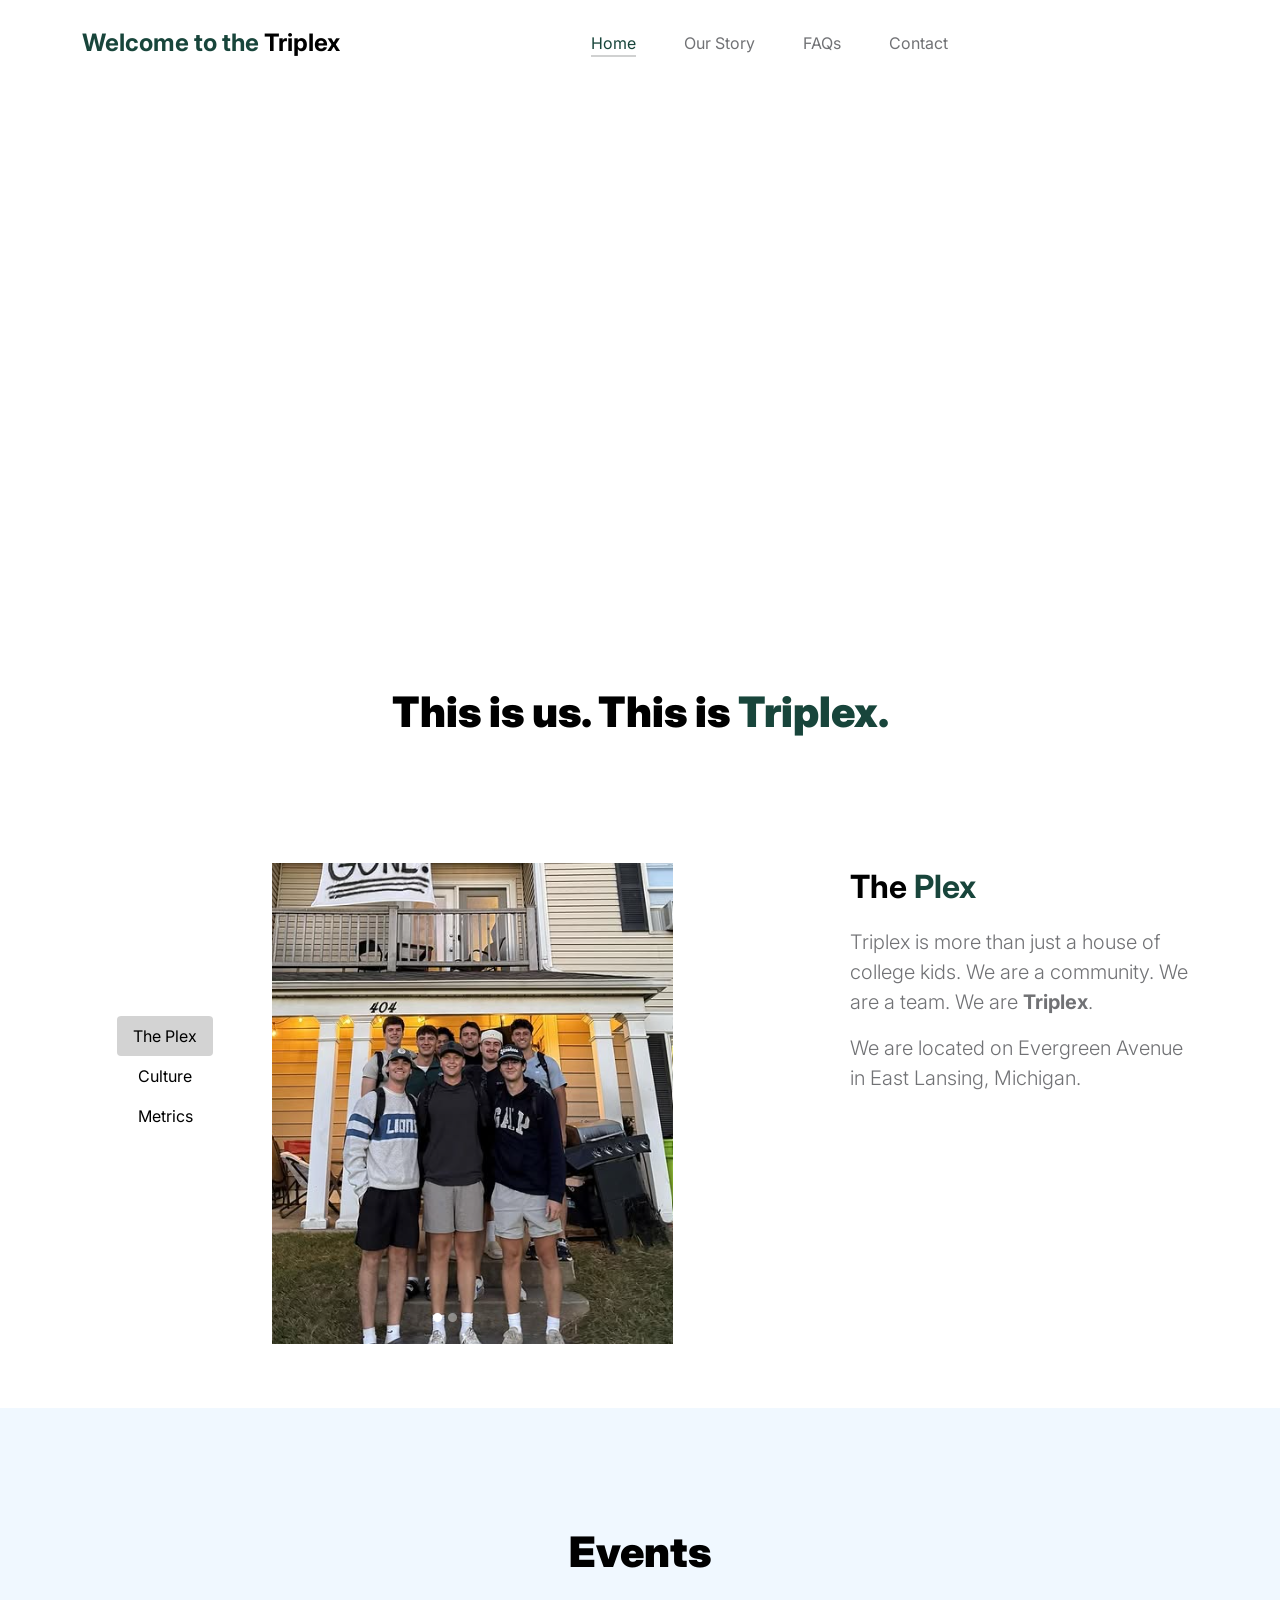
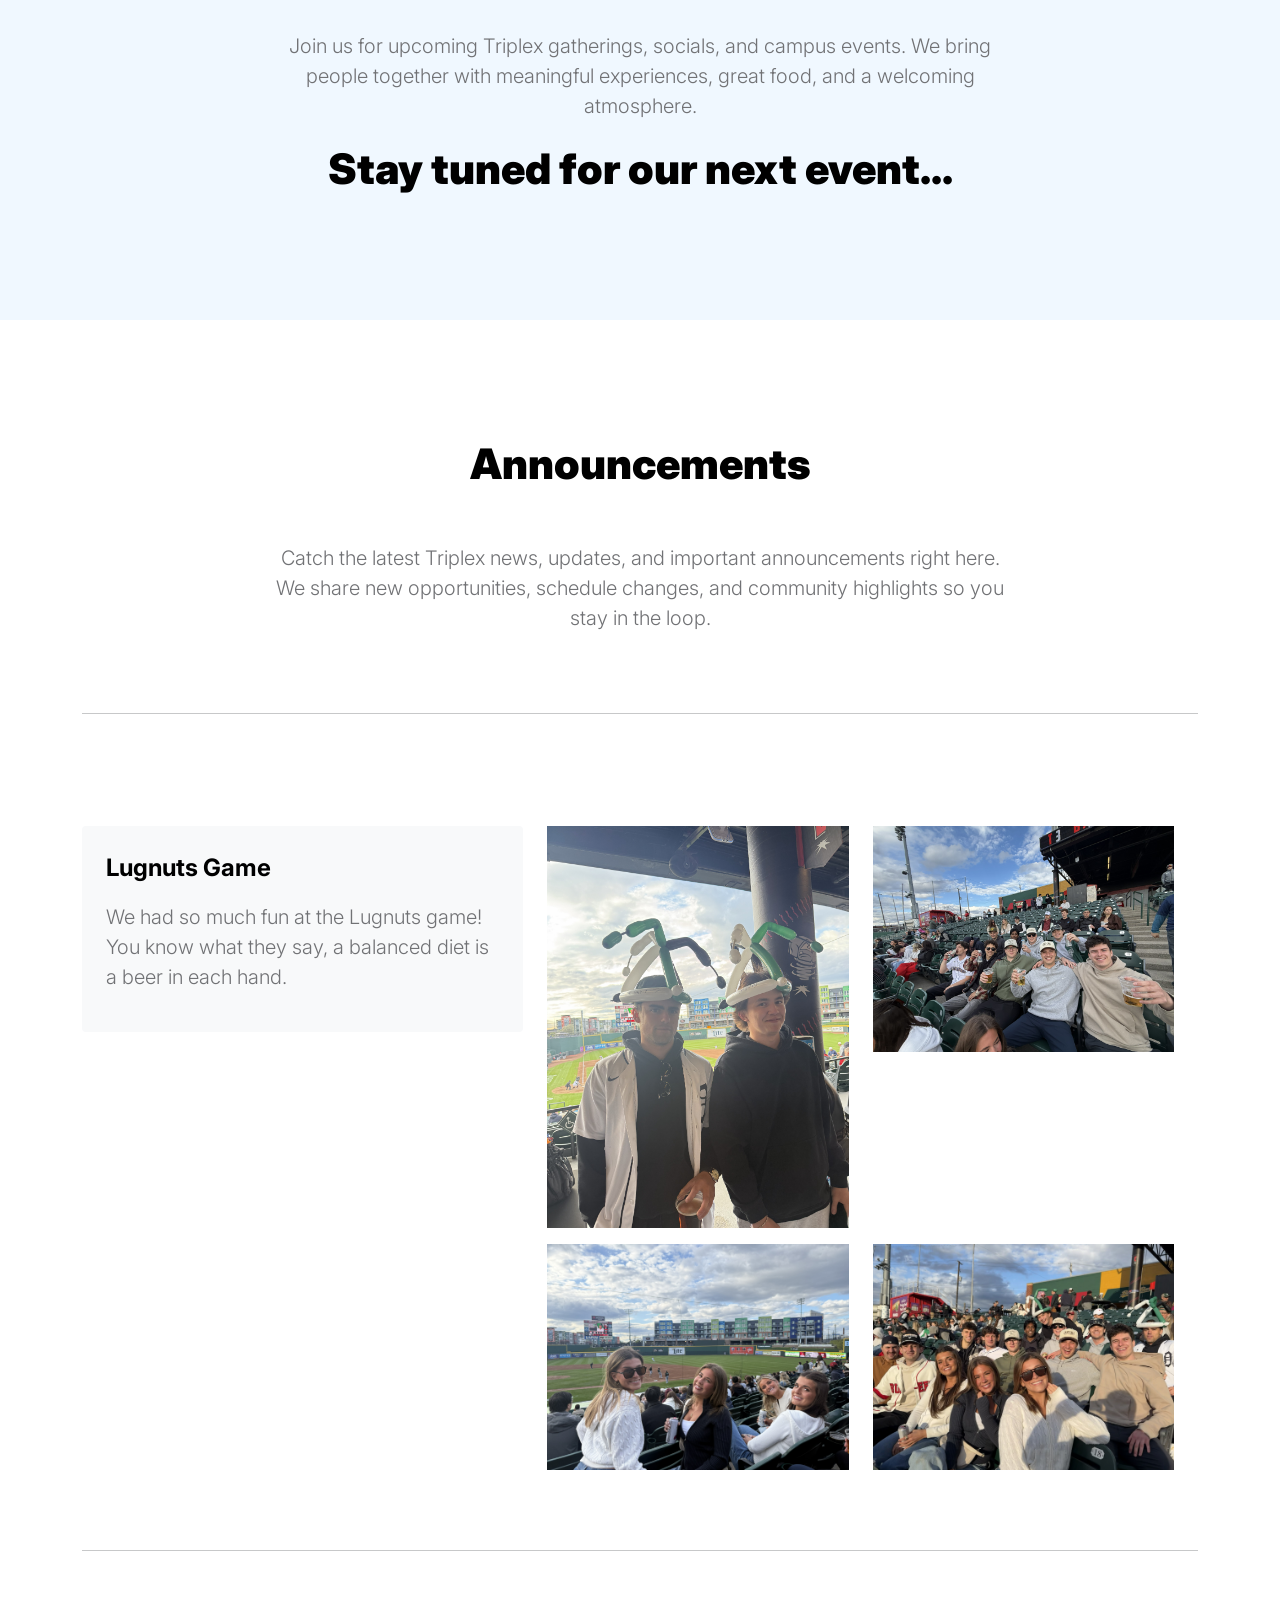
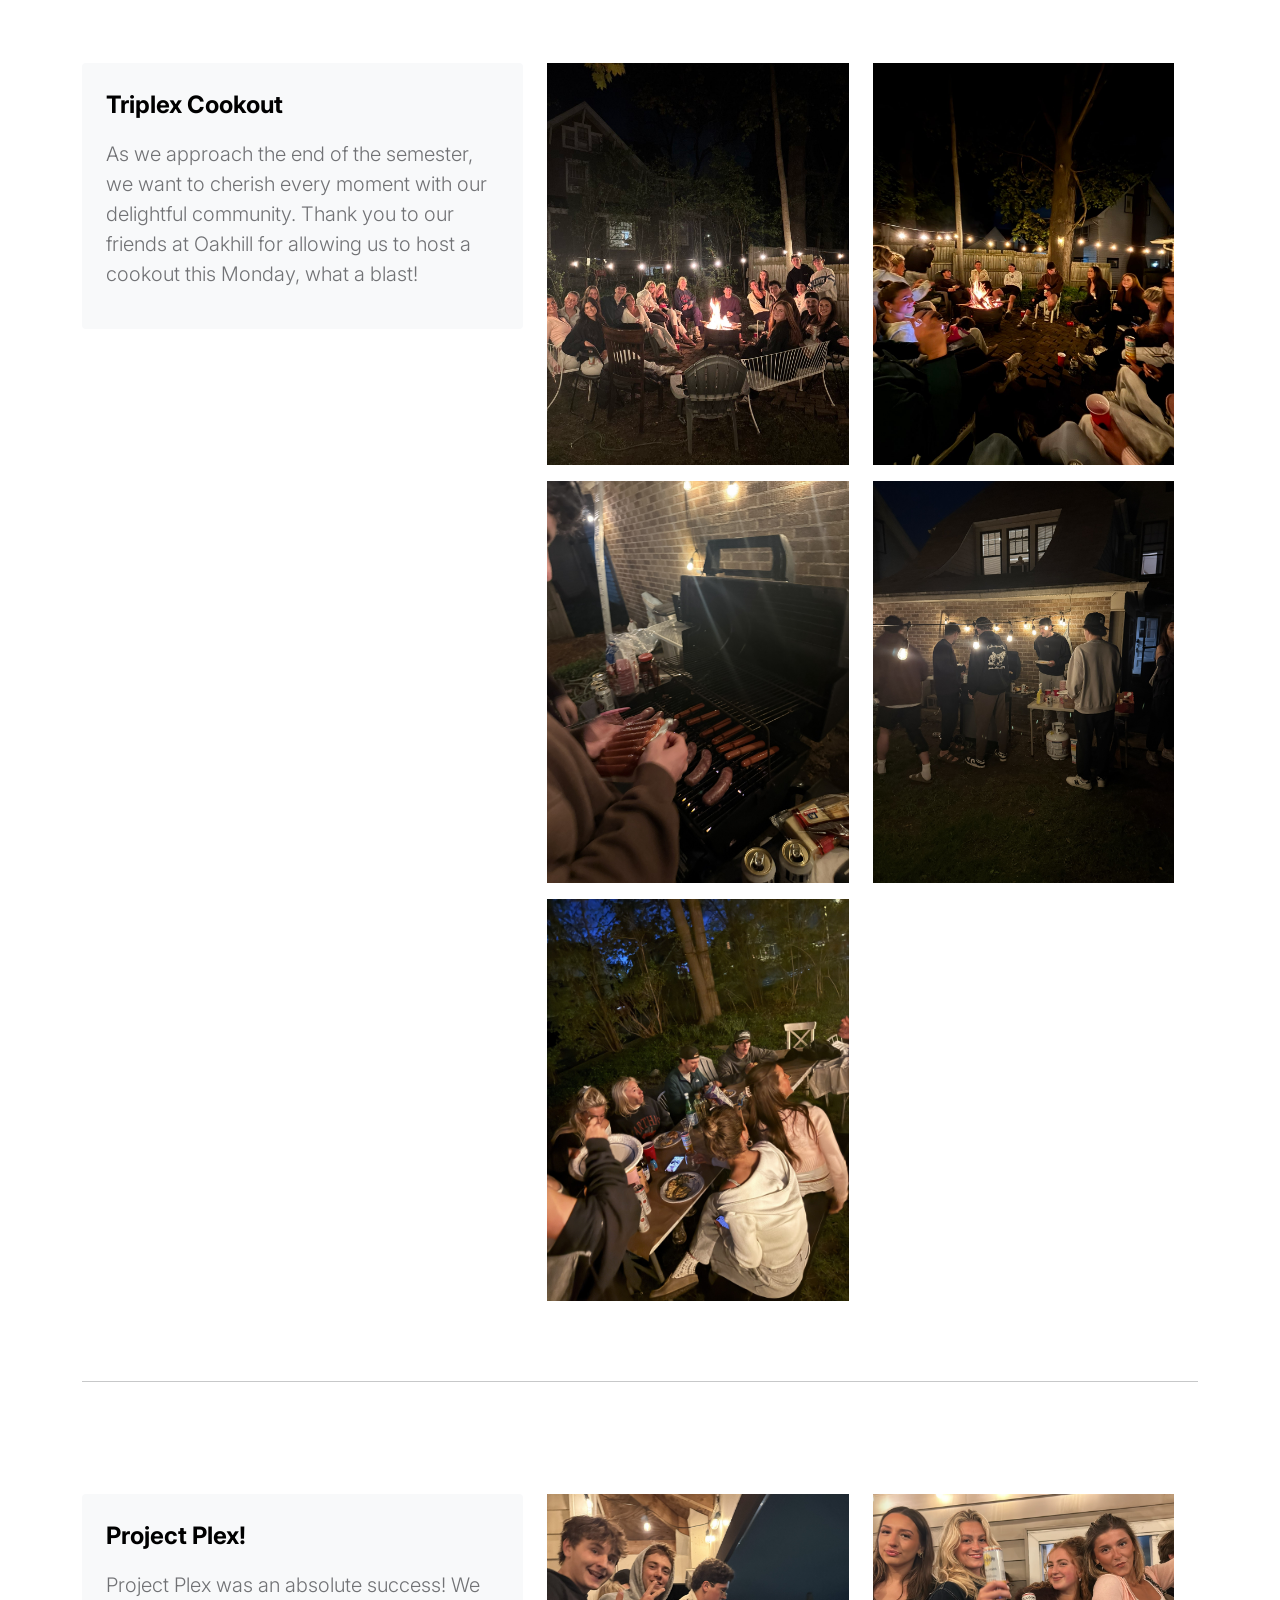
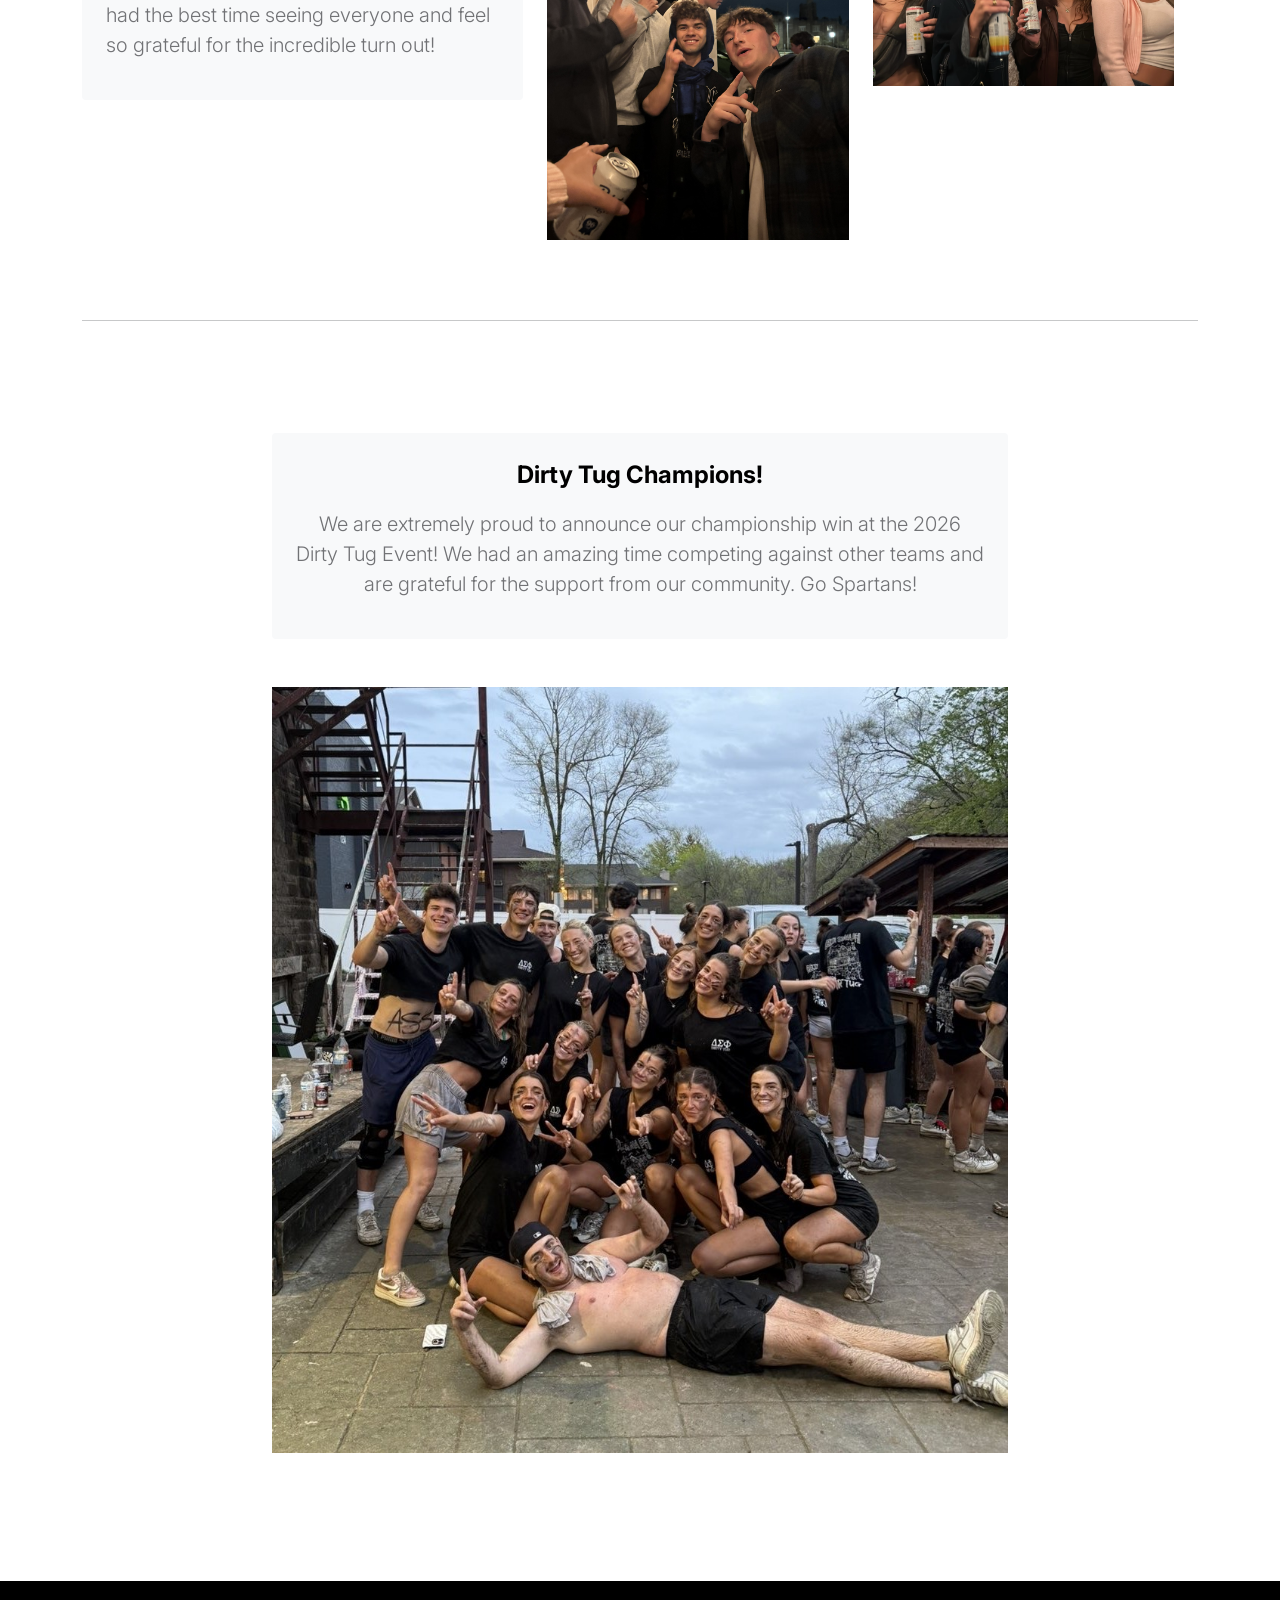
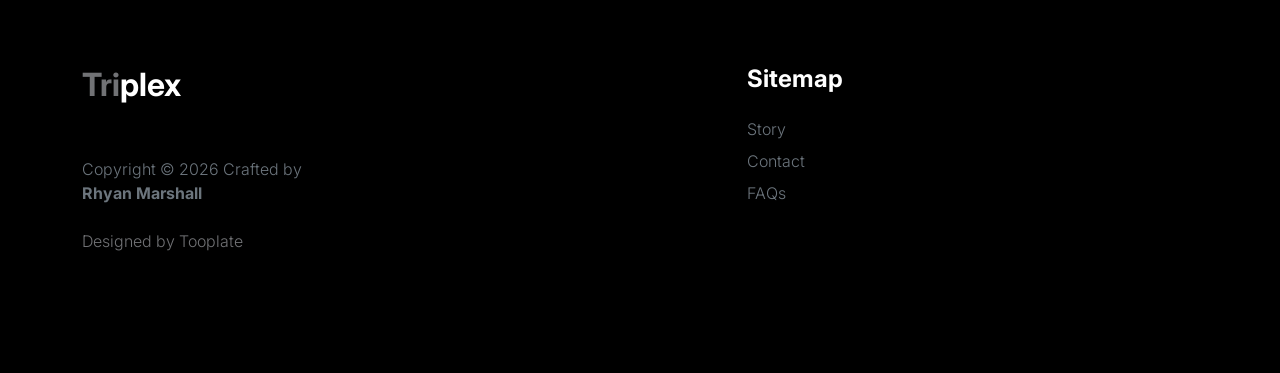
<file: index.html>
<!doctype html>
<html lang="en">
    <head>
        <meta charset="utf-8">
        <meta name="viewport" content="width=device-width, initial-scale=1">

        <meta name="description" content="">
        <meta name="author" content="">

        <title>Triplex</title>

        <!-- CSS FILES -->
        <link rel="preconnect" href="https://fonts.googleapis.com">

        <link rel="preconnect" href="https://fonts.gstatic.com" crossorigin>

        <link href="https://fonts.googleapis.com/css2?family=Inter:wght@100;300;400;700;900&display=swap" rel="stylesheet">

        <link href="css/bootstrap.min.css" rel="stylesheet">
        <link href="css/bootstrap-icons.css" rel="stylesheet">

        <link rel="stylesheet" href="css/slick.css"/>

        <link href="css/tooplate-little-fashion.css" rel="stylesheet">
<!--

Tooplate 2127 Little Fashion

https://www.tooplate.com/view/2127-little-fashion

-->
    </head>
    
    <body>

        <section class="preloader">
            <div class="spinner">
                <span class="sk-inner-circle"></span>
            </div>
        </section>
    
        <main>

            <nav class="navbar navbar-expand-lg">
                <div class="container">
                    <button class="navbar-toggler" type="button" data-bs-toggle="collapse" data-bs-target="#navbarNav" aria-controls="navbarNav" aria-expanded="false" aria-label="Toggle navigation">
                        <span class="navbar-toggler-icon"></span>
                    </button>

                    <a class="navbar-brand" href="index.html">
                        <strong><span>Welcome to the</span> Triplex</strong>
                    </a>

                    <div class="collapse navbar-collapse" id="navbarNav">
                        <ul class="navbar-nav mx-auto">
                            <li class="nav-item">
                                <a class="nav-link active" href="index.html">Home</a>
                            </li>

                            <li class="nav-item">
                                <a class="nav-link" href="about.html">Our Story</a>
                            </li>

                            <li class="nav-item">
                                <a class="nav-link" href="faq.html">FAQs</a>
                            </li>

                            <li class="nav-item">
                                <a class="nav-link" href="contact.html">Contact</a>
                            </li>
                        </ul>
                    </div>
                </div>
            </nav>
                
            <section class="hero-image text-center">
                <img src="images/triplex cropped.jpg" class="img-fluid d-block mx-auto" style="max-width: 80%; height: auto;" alt="Triplex">
            </section>

                <div class="container content-section">
                    <div class="row">

                        <div class="col-12 text-center hero-heading">
                            <h2 class="mb-5">This is us. This is <span>Triplex.</span></h2>
                        </div>

                        <div class="col-lg-2 col-12 mt-auto mb-auto">
                            <ul class="nav nav-pills mb-5 mx-auto justify-content-center align-items-center" id="pills-tab" role="tablist">
                                <li class="nav-item" role="presentation">
                                    <button class="nav-link active" id="pills-home-tab" data-bs-toggle="pill" data-bs-target="#pills-home" type="button" role="tab" aria-controls="pills-home" aria-selected="true">The Plex</button>
                                </li>

                                <li class="nav-item" role="presentation">
                                    <button class="nav-link" id="pills-youtube-tab" data-bs-toggle="pill" data-bs-target="#pills-youtube" type="button" role="tab" aria-controls="pills-youtube" aria-selected="true">Culture</button>
                                </li>

                                <li class="nav-item" role="presentation">
                                    <button class="nav-link" id="pills-skill-tab" data-bs-toggle="pill" data-bs-target="#pills-skill" type="button" role="tab" aria-controls="pills-skill" aria-selected="false">Metrics</button>
                                </li>
                            </ul>
                        </div>

                        <div class="col-lg-10 col-12">
                            <div class="tab-content mt-2" id="pills-tabContent">
                                <div class="tab-pane fade show active" id="pills-home" role="tabpanel" aria-labelledby="pills-home-tab">

                                    <div class="row">
                                        <div class="col-lg-7 col-12">
                                            <img src="images/the plex.png" class="img-fluid" alt="The Plex">
                                        </div>

                                        <div class="col-lg-5 col-12">
                                            <div class="d-flex flex-column h-100 ms-lg-4 mt-lg-0 mt-5">
                                                <h4 class="mb-3">The <span>Plex</span></h4>

                                                <p>Triplex is more than just a house of college kids. We are a community. We are a team. We are <b>Triplex</b>.</p>

                                                <p>We are located on Evergreen Avenue in East Lansing, Michigan.</p>
                                            </div>
                                        </div>
                                    </div>
                                </div>

                                <div class="tab-pane fade" id="pills-youtube" role="tabpanel" aria-labelledby="pills-youtube-tab">

                                    <div class="row">
                                        <div class="col-lg-7 col-12">
                                            <img src="images/culture.png" class="img-fluid" alt="Triplex Culture">
                                        </div>

                                        <div class="col-lg-5 col-12">
                                            <div class="d-flex flex-column h-100 ms-lg-4 mt-lg-0 mt-5">
                                                <h4 class="mb-3">Life at Triplex</h4>

                                                <p>Over the year, we've curated a space for growth and opportunities for Spartans across campus. Opportunities for growth personally, professionally, and spiritually.</p>

                                                <p>We've recieved nothing but great feedback on our hospitality and event planning. The Triplex has a distinct reputation, and we take pride in what sets us apart.</p>
                                            </div>
                                        </div>
                                    </div>
                                </div>

                                <div class="tab-pane fade" id="pills-skill" role="tabpanel" aria-labelledby="pills-skill-tab">
                                    <div class="row">
                                        <div class="col-lg-7 col-12">
                                            <img src="images/chart.jpg" class="img-fluid" alt="Capabilities Chart">
                                        </div>

                                        <div class="col-lg-5 col-12">
                                            <div class="d-flex flex-column h-100 ms-lg-4 mt-lg-0 mt-5">
                                                <h4 class="mb-3">Performance Indicators</h4>

                                                <p>Take a look at some of our numbers.</p>

                                                <div class="skill-thumb mt-3">

                                                    <strong>Instagram Followers</strong>
                                                        <span class="float-end">195+</span>
                                                            <div class="progress">
                                                                <div class="progress-bar progress-bar-primary" role="progressbar" aria-valuenow="90" aria-valuemin="0" aria-valuemax="100" style="width: 90%;"></div>
                                                            </div>

                                                    <strong>Event Success Rate</strong>
                                                        <span class="float-end">100%</span>
                                                            <div class="progress">
                                                                <div class="progress-bar progress-bar-primary" role="progressbar" aria-valuenow="70" aria-valuemin="0" aria-valuemax="100" style="width: 70%;"></div>
                                                            </div>

                                                    <strong>Current Members</strong>
                                                        <span class="float-end">12</span>
                                                            <div class="progress">
                                                                <div class="progress-bar progress-bar-primary" role="progressbar" aria-valuenow="80" aria-valuemin="0" aria-valuemax="100" style="width: 80%;"></div>
                                                            </div>

                                                </div>
                                            </div>
                                        </div>
                                    </div>
                                </div>

                            </div>
                        </div>

                    </div>
                </div>
            </section>

            <section class="events section-padding">
                <div class="container">
                    <div class="row">

                        <div class="col-12 text-center">
                            <h2 class="mb-5">Events</h2>
                        </div>

                        <div class="col-lg-8 col-12 mx-auto">
                            <p class="text-center">Join us for upcoming Triplex gatherings, socials, and campus events. We bring people together with meaningful experiences, great food, and a welcoming atmosphere.</p>
                            <h2 class="text-center">Stay tuned for our next event...</h2>
                        </div>

                    </div>
                </div>
            </section>

            <section class="announcements section-padding">
                <div class="container">
                    <div class="row">

                        <div class="col-12 text-center">
                            <h2 class="mb-5">Announcements</h2>
                        </div>

                        <div class="col-lg-8 col-12 mx-auto">
                            <p class="text-center">Catch the latest Triplex news, updates, and important announcements right here. We share new opportunities, schedule changes, and community highlights so you stay in the loop.</p>
                        </div>

                        <div class="col-12 mt-5 mb-5">
                            <hr>
                        </div>

                        <div class="row mt-5 align-items-start">
                            <div class="col-lg-5 col-12">
                                <div class="announcement-box p-4 bg-light rounded">
                                    <h5 class="mb-3">Lugnuts Game</h5>
                                    <p>We had so much fun at the Lugnuts game! You know what they say, a balanced diet is a beer in each hand.</p>
                                </div>
                            </div>

                            <div class="col-lg-7 col-12">
                                <div class="row">
                                    <div class="col-lg-6 col-6 mb-3">
                                        <img src="images/lugnuts/cookout/Lugnuts1.jpg" class="img-fluid" alt="Lugnuts 1">
                                    </div>
                                    <div class="col-lg-6 col-6 mb-3">
                                        <img src="images/lugnuts/cookout/Lugnuts2.jpg" class="img-fluid" alt="Lugnuts 2">
                                    </div>
                                    <div class="col-lg-6 col-6 mb-3">
                                        <img src="images/lugnuts/cookout/Lugnuts3.jpg" class="img-fluid" alt="Lugnuts 3">
                                    </div>
                                    <div class="col-lg-6 col-6 mb-3">
                                        <img src="images/lugnuts/cookout/Lugnuts4.jpg" class="img-fluid" alt="Lugnuts 4">
                                    </div>
                                </div>
                            </div>
                        </div>

                        <div class="col-12 mt-5 mb-5">
                            <hr>
                        </div>

                        <div class="row mt-5 align-items-start">
                            <div class="col-lg-5 col-12">
                                <div class="announcement-box p-4 bg-light rounded">
                                    <h5 class="mb-3">Triplex Cookout</h5>
                                    <p>As we approach the end of the semester, we want to cherish every moment with our delightful community. Thank you to our friends at Oakhill for allowing us to host a cookout this Monday, what a blast!</p>
                                </div>
                            </div>

                            <div class="col-lg-7 col-12">
                                <div class="row">
                                    <div class="col-lg-6 col-6 mb-3">
                                        <img src="images/lugnuts/cookout/Cookout1.JPG" class="img-fluid" alt="Cookout 1">
                                    </div>
                                    <div class="col-lg-6 col-6 mb-3">
                                        <img src="images/lugnuts/cookout/Cookout2.JPG" class="img-fluid" alt="Cookout 2">
                                    </div>
                                    <div class="col-lg-6 col-6 mb-3">
                                        <img src="images/lugnuts/cookout/Cookout3.jpg" class="img-fluid" alt="Cookout 3">
                                    </div>
                                    <div class="col-lg-6 col-6 mb-3">
                                        <img src="images/lugnuts/cookout/Cookout4.jpg" class="img-fluid" alt="Cookout 4">
                                    </div>
                                    <div class="col-lg-6 col-6 mb-3">
                                        <img src="images/lugnuts/cookout/Cookout5.jpg" class="img-fluid" alt="Cookout 5">
                                    </div>
                                </div>
                            </div>
                        </div>

                        <div class="col-12 mt-5 mb-5">
                            <hr>
                        </div>

                        <div class="row mt-5 align-items-start">
                            <div class="col-lg-5 col-12">
                                <div class="announcement-box p-4 bg-light rounded">
                                    <h5 class="mb-3">Project Plex!</h5>
                                    <p>Project Plex was an absolute success! We had the best time seeing everyone and feel so grateful for the incredible turn out!</p>
                                </div>
                            </div>

                            <div class="col-lg-7 col-12">
                                <div class="row">
                                    <div class="col-lg-6 col-6 mb-3">
                                        <img src="images/dirty tug/project plex/PP 1.jpg" class="img-fluid" alt="PP 1">
                                    </div>
                                    <div class="col-lg-6 col-6 mb-3">
                                        <img src="images/dirty tug/project plex/PP 2.PNG" class="img-fluid" alt="PP 2">
                                    </div>
                                </div>
                            </div>
                        </div>

                        <div class="col-12 mt-5 mb-5">
                            <hr>
                        </div>

                        <div class="col-lg-8 col-12 mx-auto mt-5">
                            <div class="announcement-box p-4 bg-light rounded text-center">
                                <h5 class="mb-3">Dirty Tug Champions!</h5>
                                <p>We are extremely proud to announce our championship win at the 2026 Dirty Tug Event! We had an amazing time competing against other teams and are grateful for the support from our community. Go Spartans!</p>
                            </div>
                        </div>

                        <div class="col-lg-8 col-12 mx-auto text-center mt-5">
                            <img src="images/dirty tug/project plex/dirty tug 1.JPG" class="img-fluid mb-3" alt="Dirty Tug 1">
                        </div>

                    </div>
                </div>
            </section>

        </main>

        <footer class="site-footer">
            <div class="container">
                <div class="row">

                    <div class="col-lg-3 col-10 me-auto mb-4">
                        <h4 class="text-white mb-3"><a href="index.html">Tri</a>plex</h4>
                        <p class="copyright-text text-muted mt-lg-5 mb-4 mb-lg-0">Copyright © 2026 Crafted by <strong>Rhyan Marshall</strong></p>
                        <br>
                        <p class="copyright-text">Designed by <a href="https://www.tooplate.com/" target="_blank">Tooplate</a></p>
                    </div>

                    <div class="col-lg-5 col-8">
                        <h5 class="text-white mb-3">Sitemap</h5>

                        <ul class="footer-menu">
                            <li class="footer-menu-item"><a href="about.html" class="footer-menu-link">Story</a></li>

                            <li class="footer-menu-item"><a href="#" class="footer-menu-link">Contact</a></li>

                            <li class="footer-menu-item"><a href="#" class="footer-menu-link">FAQs</a></li>
                        </ul>
                    </div>
                </div>
            </div>
        </footer>

        <!-- JAVASCRIPT FILES -->
        <script src="js/jquery.min.js"></script>
        <script src="js/bootstrap.bundle.min.js"></script>
        <script src="js/Headroom.js"></script>
        <script src="js/jQuery.headroom.js"></script>
        <script src="js/slick.min.js"></script>
        <script src="js/custom.js"></script>

    </body>
</html>
</file>
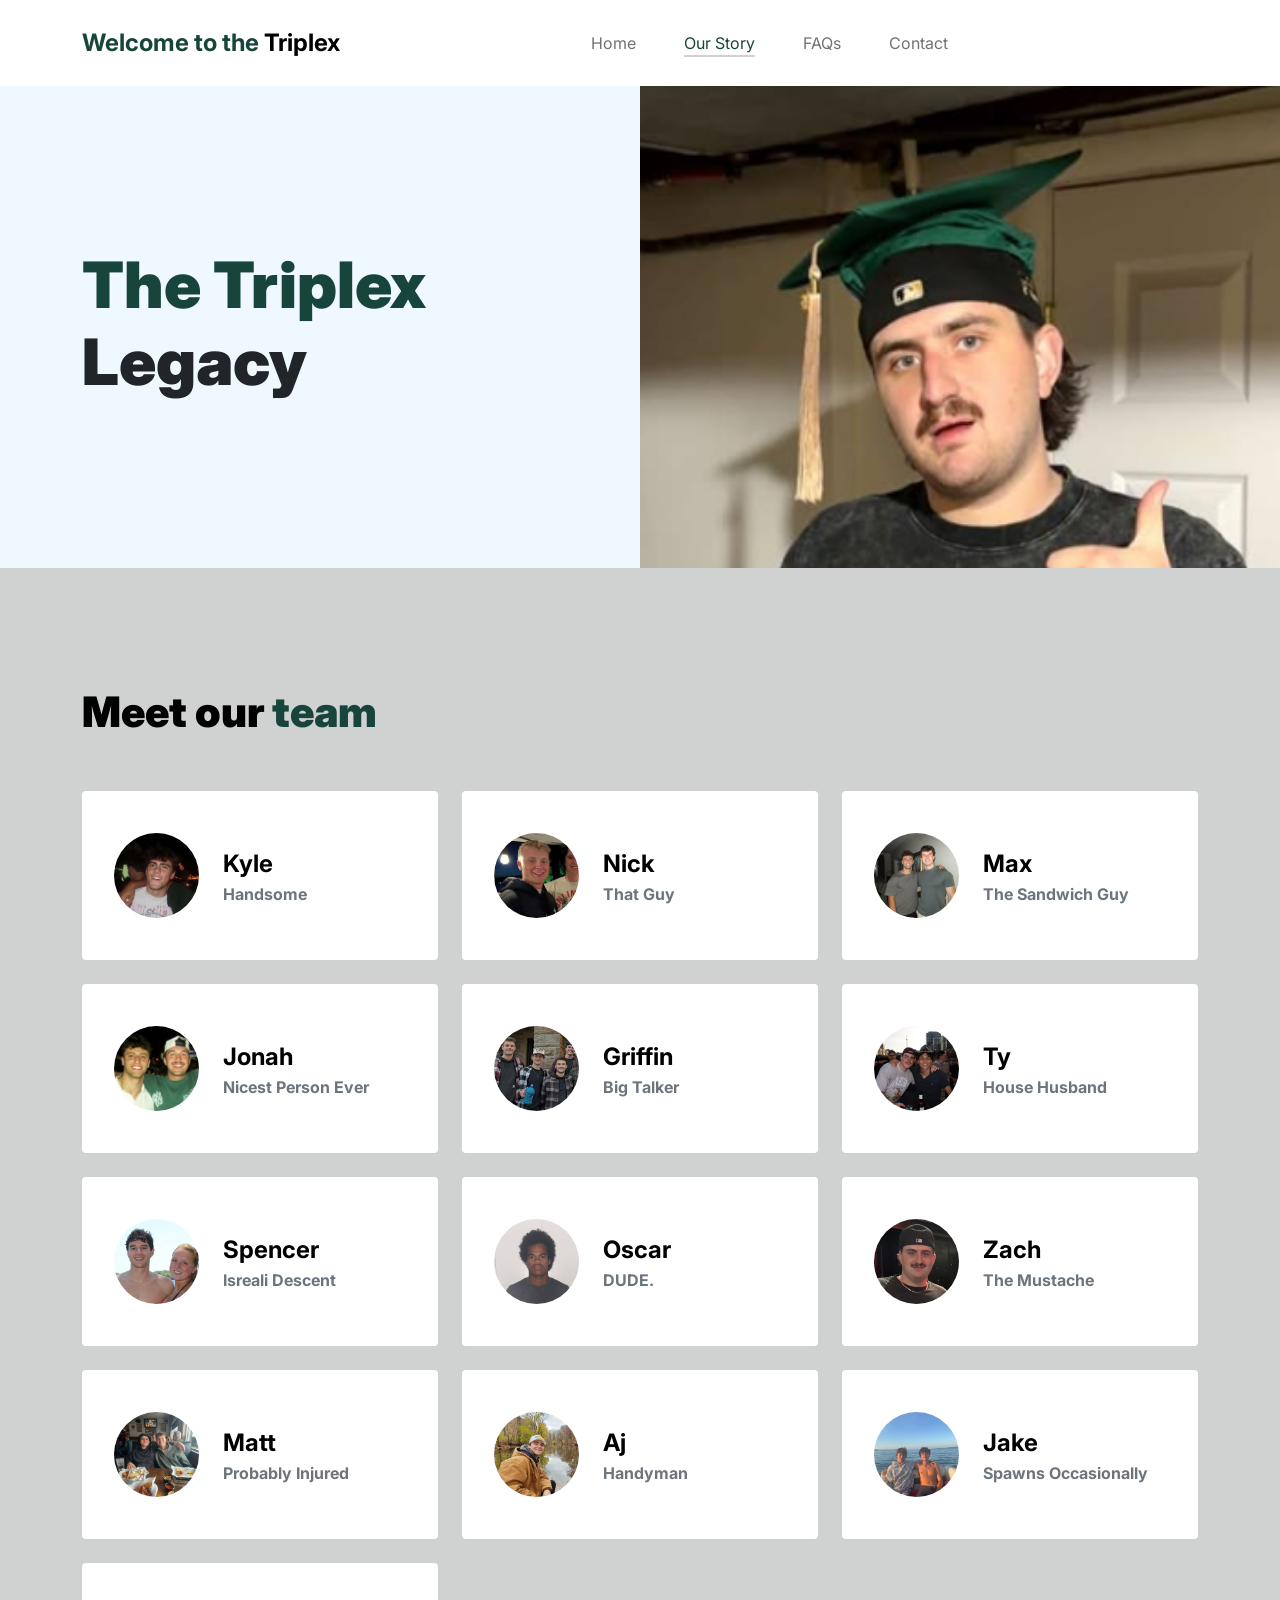
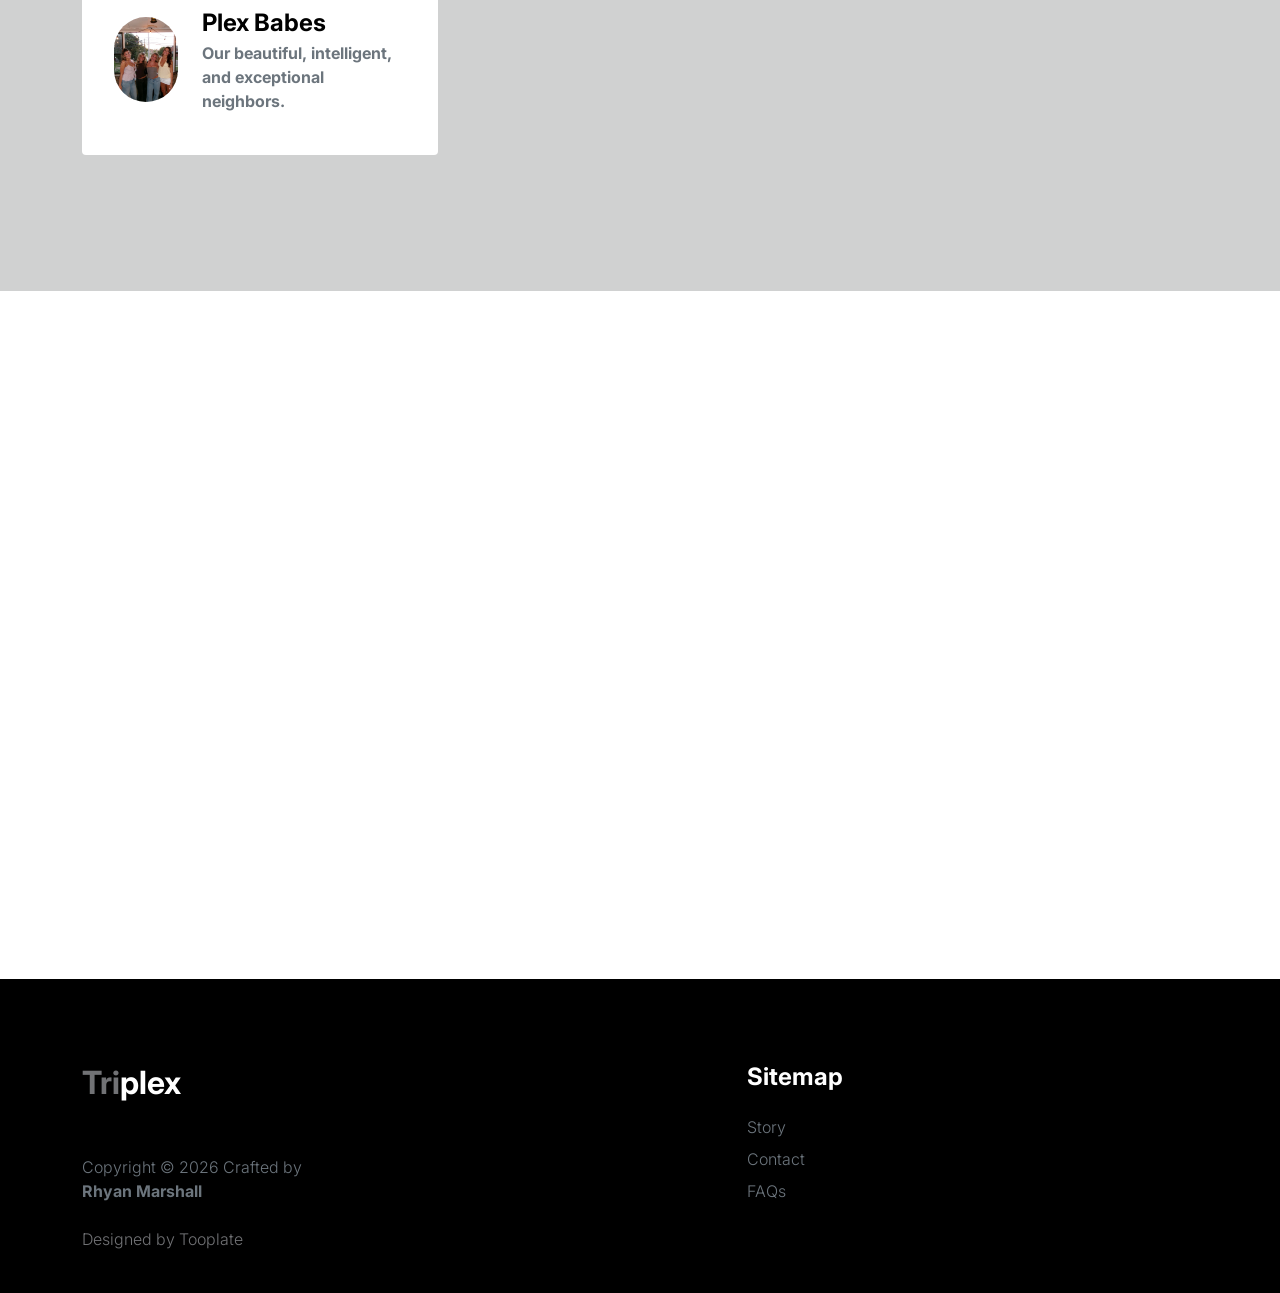
<file: about.html>
<!doctype html>
<html lang="en">
    <head>
        <meta charset="utf-8">
        <meta name="viewport" content="width=device-width, initial-scale=1">

        <meta name="description" content="">
        <meta name="author" content="">

        <title>Triplex</title>

        <!-- CSS FILES -->
        <link rel="preconnect" href="https://fonts.googleapis.com">

        <link rel="preconnect" href="https://fonts.gstatic.com" crossorigin>

        <link href="https://fonts.googleapis.com/css2?family=Inter:wght@100;300;400;700;900&display=swap" rel="stylesheet">

        <link href="css/bootstrap.min.css" rel="stylesheet">
        <link href="css/bootstrap-icons.css" rel="stylesheet">

        <link rel="stylesheet" href="css/slick.css"/>

        <link href="css/tooplate-little-fashion.css" rel="stylesheet">
        
<!--

Tooplate 2127 Little Fashion

https://www.tooplate.com/view/2127-little-fashion

-->
    </head>
    
    <body>

        <section class="preloader">
            <div class="spinner">
                <span class="sk-inner-circle"></span>
            </div>
        </section>
    
        <main>

            <nav class="navbar navbar-expand-lg">
                <div class="container">
                    <button class="navbar-toggler" type="button" data-bs-toggle="collapse" data-bs-target="#navbarNav" aria-controls="navbarNav" aria-expanded="false" aria-label="Toggle navigation">
                        <span class="navbar-toggler-icon"></span>
                    </button>

                    <a class="navbar-brand" href="index.html">
                        <strong><span>Welcome to the</span> Triplex</strong>
                    </a>

                    <div class="collapse navbar-collapse" id="navbarNav">
                        <ul class="navbar-nav mx-auto">
                            <li class="nav-item">
                                <a class="nav-link" href="index.html">Home</a>
                            </li>

                            <li class="nav-item">
                                <a class="nav-link active" href="about.html">Our Story</a>
                            </li>

                            <li class="nav-item">
                                <a class="nav-link" href="faq.html">FAQs</a>
                            </li>

                            <li class="nav-item">
                                <a class="nav-link" href="contact.html">Contact</a>
                            </li>
                        </ul>
                    </div>
                </div>
            </nav>

            <header class="site-header section-padding-img site-header-image">
                <div class="container">
                    <div class="row">

                        <div class="col-lg-6 col-12 header-info">
                            <h1>
                                <span class="d-block text-primary">The Triplex</span>
                                <span class="d-block text-dark">Legacy</span>
                            </h1>
                        </div>
                    </div>
                </div>

                <img src="images/legacy.png" class="header-image img-fluid" alt="">
            </header>

            <section class="team section-padding">
                <div class="container">
                    <div class="row">

                        <div class="col-12">
                            <h2 class="mb-5">Meet our <span>team</span></h2>
                        </div>

                        <div class="col-lg-4 mb-4 col-12">
                            <div class="team-thumb d-flex align-items-center">
                                <img src="images/team photos/kyle.jpg" class="img-fluid custom-circle-image team-image me-4" alt="">

                                <div class="team-info">
                                    <h5 class="mb-0">Kyle</h5>
                                    <strong class="text-muted">Handsome</strong>
                                </div>
                            </div>
                        </div>

                        <div class="col-lg-4 mb-4 col-12">
                            <div class="team-thumb d-flex align-items-center">
                                <img src="images/team photos/nick.jpg" class="img-fluid custom-circle-image team-image me-4" alt="">

                                <div class="team-info">
                                    <h5 class="mb-0">Nick</h5>
                                    <strong class="text-muted">That Guy</strong>
                                </div>
                            </div>
                        </div>

                        <div class="col-lg-4 mb-lg-0 mb-4 col-12">
                            <div class="team-thumb d-flex align-items-center">
                                <img src="images/team photos/max.jpg" class="img-fluid custom-circle-image team-image me-4" alt="">

                                <div class="team-info">
                                    <h5 class="mb-0">Max</h5>
                                    <strong class="text-muted">The Sandwich Guy</strong>
                                </div>
                            </div>
                        </div>

                        <div class="col-lg-4 mb-4 col-12">
                            <div class="team-thumb d-flex align-items-center">
                                <img src="images/team photos/jonah.jpg" class="img-fluid custom-circle-image team-image me-4" alt="">

                                <div class="team-info">
                                    <h5 class="mb-0">Jonah</h5>
                                    <strong class="text-muted">Nicest Person Ever</strong>
                                </div>
                            </div>
                        </div>

                        <div class="col-lg-4 mb-4 col-12">
                            <div class="team-thumb d-flex align-items-center">
                                <img src="images/team photos/griffin.jpg" class="img-fluid custom-circle-image team-image me-4" alt="">

                                <div class="team-info">
                                    <h5 class="mb-0">Griffin</h5>
                                    <strong class="text-muted">Big Talker</strong>
                                </div>
                            </div>
                        </div>

                        <div class="col-lg-4 mb-4 col-12">
                            <div class="team-thumb d-flex align-items-center">
                                <img src="images/team photos/ty.jpg" class="img-fluid custom-circle-image team-image me-4" alt="">

                                <div class="team-info">
                                    <h5 class="mb-0">Ty</h5>
                                    <strong class="text-muted">House Husband</strong>
                                </div>
                            </div>
                        </div>

                        <div class="col-lg-4 mb-4 col-12">
                            <div class="team-thumb d-flex align-items-center">
                                <img src="images/team photos/spencer.jpg" class="img-fluid custom-circle-image team-image me-4" alt="">

                                <div class="team-info">
                                    <h5 class="mb-0">Spencer</h5>
                                    <strong class="text-muted">Isreali Descent</strong>
                                </div>
                            </div>
                        </div>

                        <div class="col-lg-4 mb-4 col-12">
                            <div class="team-thumb d-flex align-items-center">
                                <img src="images/team photos/oscar.jpg" class="img-fluid custom-circle-image team-image me-4" alt="">

                                <div class="team-info">
                                    <h5 class="mb-0">Oscar</h5>
                                    <strong class="text-muted">DUDE.</strong>
                                </div>
                            </div>
                        </div>

                        <div class="col-lg-4 mb-4 col-12">
                            <div class="team-thumb d-flex align-items-center">
                                <img src="images/team photos/zach.jpg" class="img-fluid custom-circle-image team-image me-4" alt="">

                                <div class="team-info">
                                    <h5 class="mb-0">Zach</h5>
                                    <strong class="text-muted">The Mustache</strong>
                                </div>
                            </div>
                        </div>

                        <div class="col-lg-4 mb-4 col-12">
                            <div class="team-thumb d-flex align-items-center">
                                <img src="images/team photos/matt.jpg" class="img-fluid custom-circle-image team-image me-4" alt="">

                                <div class="team-info">
                                    <h5 class="mb-0">Matt</h5>
                                    <strong class="text-muted">Probably Injured</strong>
                                </div>
                            </div>
                        </div>

                        <div class="col-lg-4 mb-4 col-12">
                            <div class="team-thumb d-flex align-items-center">
                                <img src="images/team photos/aj.jpg" class="img-fluid custom-circle-image team-image me-4" alt="">

                                <div class="team-info">
                                    <h5 class="mb-0">Aj</h5>
                                    <strong class="text-muted">Handyman</strong>
                                </div>
                            </div>
                        </div>

                        <div class="col-lg-4 mb-4 col-12">
                            <div class="team-thumb d-flex align-items-center">
                                <img src="images/team photos/jake.jpg" class="img-fluid custom-circle-image team-image me-4" alt="">

                                <div class="team-info">
                                    <h5 class="mb-0">Jake</h5>
                                    <strong class="text-muted">Spawns Occasionally</strong>
                                </div>
                            </div>
                        </div>

                        <div class="col-lg-4 mb-4 col-12">
                            <div class="team-thumb d-flex align-items-center">
                                <img src="images/team photos/plex babes.jpeg" class="img-fluid custom-circle-image team-image me-4" alt="">

                                <div class="team-info">
                                    <h5 class="mb-0">Plex Babes</h5>
                                    <strong class="text-muted">Our beautiful, intelligent, and exceptional neighbors.</strong>
                                </div>
                            </div>
                        </div>

                    </div>
                </div>
            </section>

            <section class="testimonial section-padding">
                <div class="container">
                    <div class="row">

                        <div class="col-lg-9 mx-auto col-11">
                            <h2 class="text-center">The people <br> <span>love</span> Triplex.</h2>

                            <div class="slick-testimonial">
                                <div class="slick-testimonial-caption">
                                    <p class="lead">Triplex rocks!</p>
                                </div>

                                <div class="slick-testimonial-caption">
                                    <p class="lead">Afters at the Triplex is always a blast!</p>
                                </div>

                                <div class="slick-testimonial-caption">
                                    <p class="lead">The best place to hang out with friends!</p>
                                </div>

                                <div class="slick-testimonial-caption">
                                    <p class="lead">You'll make memories that last a lifetime!</p>
                                </div>
                            </div>
                        </div>

                    </div>
                </div>
            </section>

        </main>

        <footer class="site-footer">
            <div class="container">
                <div class="row">

                    <div class="col-lg-3 col-10 me-auto mb-4">
                        <h4 class="text-white mb-3"><a href="index.html">Tri</a>plex</h4>
                        <p class="copyright-text text-muted mt-lg-5 mb-4 mb-lg-0">Copyright © 2026 Crafted by <strong>Rhyan Marshall</strong></p>
                        <br>
                        <p class="copyright-text">Designed by <a href="https://www.tooplate.com/" target="_blank">Tooplate</a></p>
                    </div>

                    <div class="col-lg-5 col-8">
                        <h5 class="text-white mb-3">Sitemap</h5>

                        <ul class="footer-menu">
                            <li class="footer-menu-item"><a href="about.html" class="footer-menu-link">Story</a></li>

                            <li class="footer-menu-item"><a href="contact.html" class="footer-menu-link">Contact</a></li>

                            <li class="footer-menu-item"><a href="faq.html" class="footer-menu-link">FAQs</a></li>
                        </ul>
                    </div>

                </div>
            </div>
        </footer>

        <!-- JAVASCRIPT FILES -->
        <script src="js/jquery.min.js"></script>
        <script src="js/bootstrap.bundle.min.js"></script>
        <script src="js/Headroom.js"></script>
        <script src="js/jQuery.headroom.js"></script>
        <script src="js/slick.min.js"></script>
        <script src="js/custom.js"></script>

    </body>
</html>
</file>
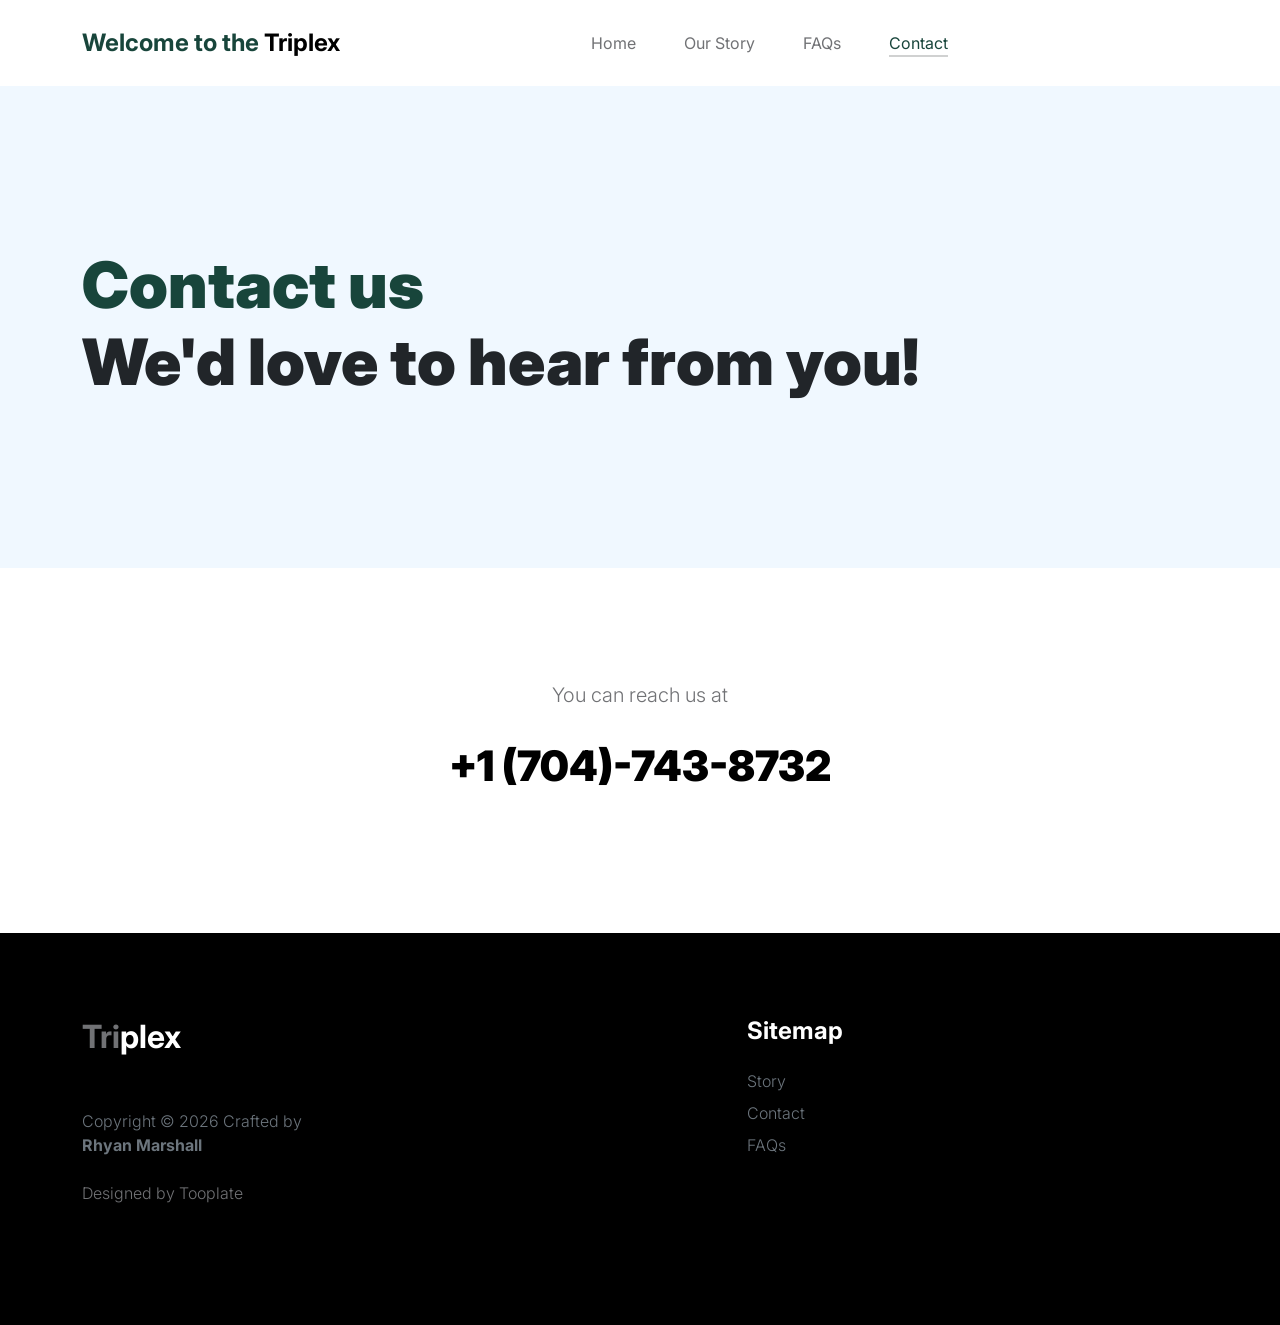
<file: contact.html>
<!doctype html>
<html lang="en">
    <head>
        <meta charset="utf-8">
        <meta name="viewport" content="width=device-width, initial-scale=1">

        <meta name="description" content="">
        <meta name="author" content="">

        <title>Triplex</title>

        <!-- CSS FILES -->
        <link rel="preconnect" href="https://fonts.googleapis.com">

        <link rel="preconnect" href="https://fonts.gstatic.com" crossorigin>

        <link href="https://fonts.googleapis.com/css2?family=Inter:wght@100;300;400;700;900&display=swap" rel="stylesheet">

        <link href="css/bootstrap.min.css" rel="stylesheet">
        <link href="css/bootstrap-icons.css" rel="stylesheet">

        <link rel="stylesheet" href="css/slick.css"/>

        <link href="css/tooplate-little-fashion.css" rel="stylesheet">
        
<!--

Tooplate 2127 Little Fashion

https://www.tooplate.com/view/2127-little-fashion

-->
    </head>
    
    <body>

        <section class="preloader">
            <div class="spinner">
                <span class="sk-inner-circle"></span>
            </div>
        </section>
    
        <main>

            <nav class="navbar navbar-expand-lg">
                <div class="container">
                    <button class="navbar-toggler" type="button" data-bs-toggle="collapse" data-bs-target="#navbarNav" aria-controls="navbarNav" aria-expanded="false" aria-label="Toggle navigation">
                        <span class="navbar-toggler-icon"></span>
                    </button>

                    <a class="navbar-brand" href="index.html">
                        <strong><span>Welcome to the</span> Triplex</strong>
                    </a>

                    <div class="collapse navbar-collapse" id="navbarNav">
                        <ul class="navbar-nav mx-auto">
                            <li class="nav-item">
                                <a class="nav-link" href="index.html">Home</a>
                            </li>

                            <li class="nav-item">
                                <a class="nav-link" href="about.html">Our Story</a>
                            </li>

                            <li class="nav-item">
                                <a class="nav-link" href="faq.html">FAQs</a>
                            </li>

                            <li class="nav-item">
                                <a class="nav-link active" href="contact.html">Contact</a>
                            </li>
                        </ul>
                    </div>
                </div>
            </nav>

            <header class="site-header section-padding-img site-header-image">
                <div class="container">
                    <div class="row">

                        <div class="col-lg-10 col-12 header-info">
                            <h1>
                                <span class="d-block text-primary">Contact us</span>
                                <span class="d-block text-dark">We'd love to hear from you!</span>
                            </h1>
                        </div>
                    </div>
                </div>
            </header>

            <section class="contact section-padding">
                <div class="container">
                    <div class="row justify-content-center">
                        
                        <div class="col-lg-6 col-12 text-center">
                            <p class="mb-4">You can reach us at<span></span></p>
                            <h2 class="mb-4">+1 (704)-743-8732<span></span></h2>
                        </div>
                    </div>
                </div>
            </section>
        </main>

        <footer class="site-footer">
            <div class="container">
                <div class="row">

                    <div class="col-lg-3 col-10 me-auto mb-4">
                        <h4 class="text-white mb-3"><a href="index.html">Tri</a>plex</h4>
                        <p class="copyright-text text-muted mt-lg-5 mb-4 mb-lg-0">Copyright © 2026 Crafted by <strong>Rhyan Marshall</strong></p>
                        <br>
                        <p class="copyright-text">Designed by <a href="https://www.tooplate.com/" target="_blank">Tooplate</a></p>
                    </div>

                    <div class="col-lg-5 col-8">
                        <h5 class="text-white mb-3">Sitemap</h5>

                        <ul class="footer-menu">
                            <li class="footer-menu-item"><a href="about.html" class="footer-menu-link">Story</a></li>

                            <li class="footer-menu-item"><a href="contact.html" class="footer-menu-link">Contact</a></li>

                            <li class="footer-menu-item"><a href="faq.html" class="footer-menu-link">FAQs</a></li>
                        </ul>
                    </div>
                </div>
            </div>
        </footer>

        <!-- JAVASCRIPT FILES -->
        <script src="js/jquery.min.js"></script>
        <script src="js/bootstrap.bundle.min.js"></script>
        <script src="js/Headroom.js"></script>
        <script src="js/jQuery.headroom.js"></script>
        <script src="js/slick.min.js"></script>
        <script src="js/custom.js"></script>
    </body>
</html>
</file>
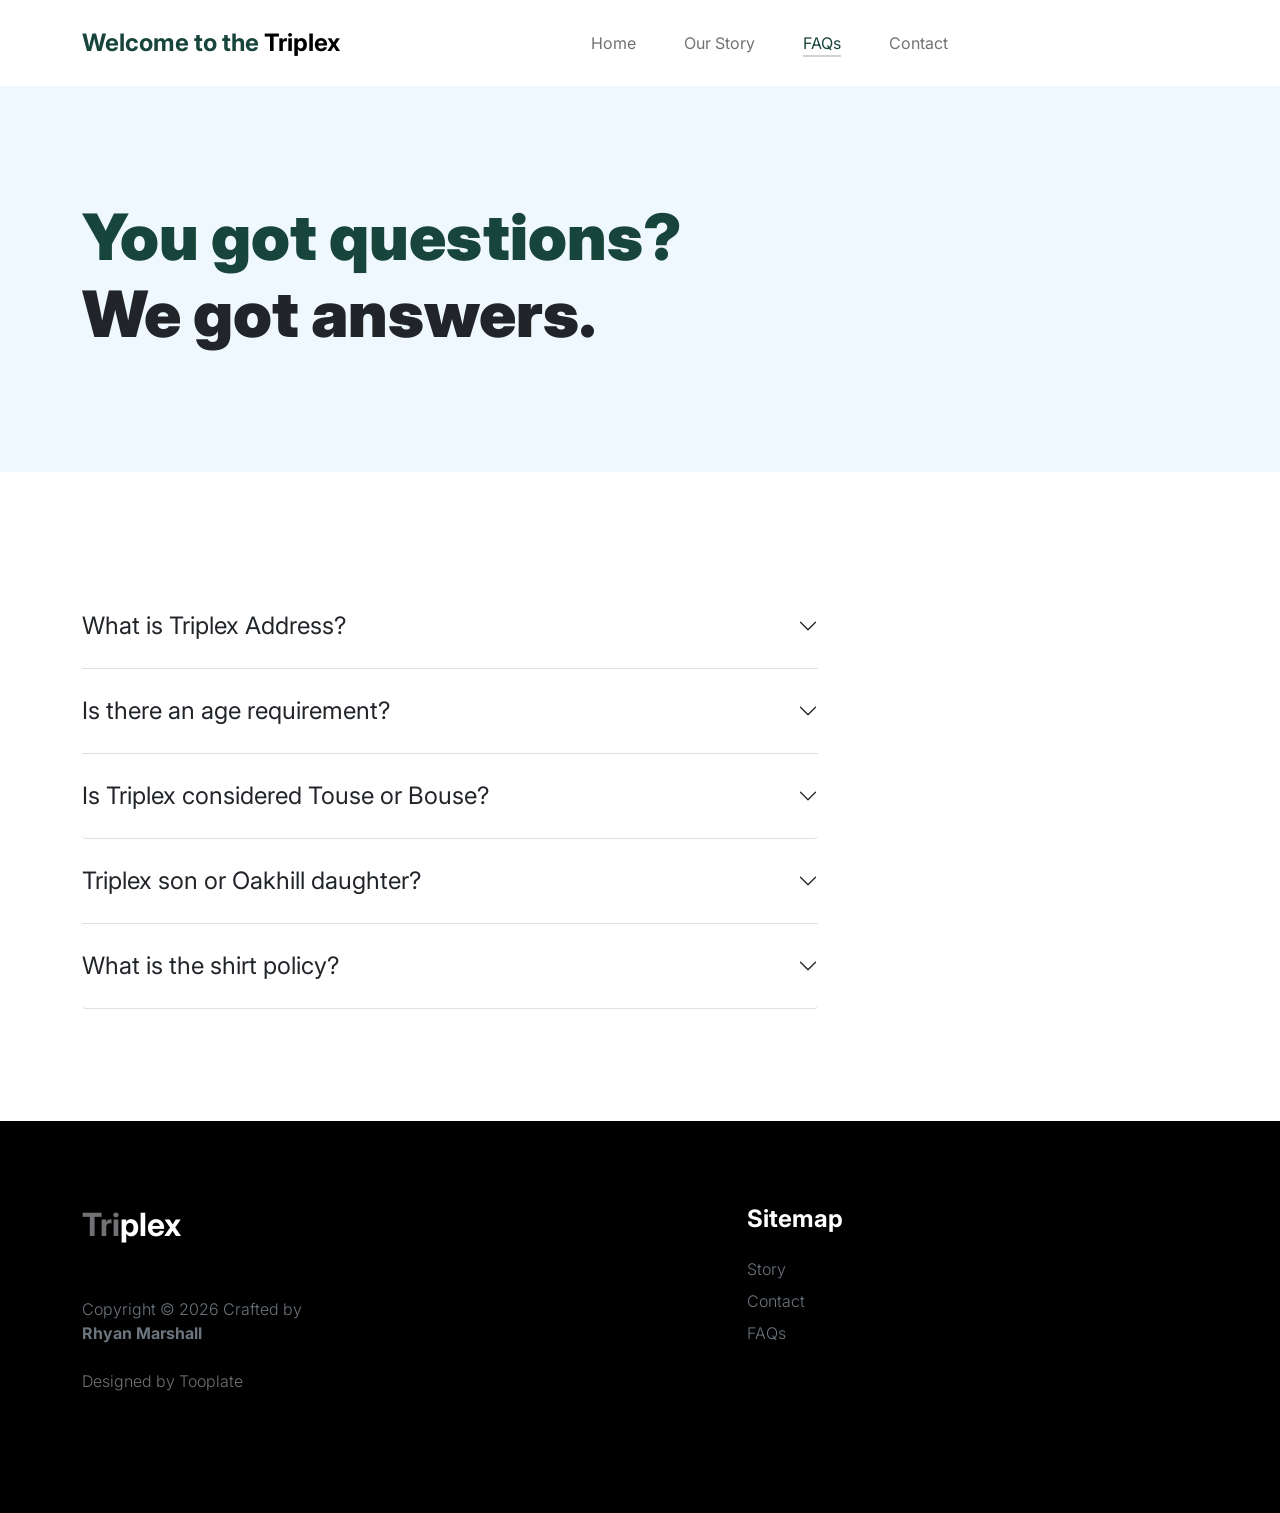
<file: faq.html>
<!doctype html>
<html lang="en">
    <head>
        <meta charset="utf-8">
        <meta name="viewport" content="width=device-width, initial-scale=1">

        <meta name="description" content="">
        <meta name="author" content="">

        <title>Triplex</title>

        <!-- CSS FILES -->
        <link rel="preconnect" href="https://fonts.googleapis.com">

        <link rel="preconnect" href="https://fonts.gstatic.com" crossorigin>

        <link href="https://fonts.googleapis.com/css2?family=Inter:wght@100;300;400;700;900&display=swap" rel="stylesheet">

        <link href="css/bootstrap.min.css" rel="stylesheet">
        <link href="css/bootstrap-icons.css" rel="stylesheet">

        <link rel="stylesheet" href="css/slick.css"/>

        <link href="css/tooplate-little-fashion.css" rel="stylesheet">
        
<!--

Tooplate 2127 Little Fashion

https://www.tooplate.com/view/2127-little-fashion

-->
    </head>
    
    <body>

        <section class="preloader">
            <div class="spinner">
                <span class="sk-inner-circle"></span>
            </div>
        </section>
    
        <main>

            <nav class="navbar navbar-expand-lg">
                <div class="container">
                    <button class="navbar-toggler" type="button" data-bs-toggle="collapse" data-bs-target="#navbarNav" aria-controls="navbarNav" aria-expanded="false" aria-label="Toggle navigation">
                        <span class="navbar-toggler-icon"></span>
                    </button>

                    <a class="navbar-brand" href="index.html">
                        <strong><span>Welcome to the</span> Triplex</strong>
                    </a>

                    <div class="collapse navbar-collapse" id="navbarNav">
                        <ul class="navbar-nav mx-auto">
                            <li class="nav-item">
                                <a class="nav-link" href="index.html">Home</a>
                            </li>

                            <li class="nav-item">
                                <a class="nav-link" href="about.html">Our Story</a>
                            </li>

                            <li class="nav-item">
                                <a class="nav-link active" href="faq.html">FAQs</a>
                            </li>

                            <li class="nav-item">
                                <a class="nav-link" href="contact.html">Contact</a>
                            </li>
                        </ul>
                    </div>
                </div>
            </nav>

            <header class="site-header section-padding d-flex justify-content-center align-items-center">
                <div class="container">
                    <div class="row">

                        <div class="col-lg-10 col-12">
                            <h1>
                                <span class="d-block text-primary">You got questions?</span>
                                <span class="d-block text-dark">We got answers.</span>
                            </h1>
                        </div>
                    </div>
                </div>
            </header>

            <section class="faq section-padding">
                <div class="container">
                    <div class="row">
                        
                        <div class="col-lg-8 col-12">
                            <div class="accordion" id="accordionGeneral">
                                <div class="accordion-item">
                                    <h2 class="accordion-header" id="headingOne">
                                        <button class="accordion-button collapsed" type="button" data-bs-toggle="collapse" data-bs-target="#accordionGeneralOne" aria-expanded="true" aria-controls="accordionGeneralOne">
                                        What is Triplex Address?
                                        </button>
                                    </h2>

                                    <div id="accordionGeneralOne" class="accordion-collapse collapse" aria-labelledby="headingOne" data-bs-parent="#accordionGeneral">

                                        <div class="accordion-body">
                                            <p class="large-paragraph">Triplex is located at 404 Evergreen Ave in East Lansing, Michigan.</p>
                                        </div>
                                    </div>
                                </div>

                                <div class="accordion-item">
                                    <h2 class="accordion-header" id="headingTwo">
                                        <button class="accordion-button collapsed" type="button" data-bs-toggle="collapse" data-bs-target="#accordionGeneralTwo" aria-expanded="false" aria-controls="accordionGeneralTwo">
                                        Is there an age requirement?
                                        </button>
                                    </h2>

                                    <div id="accordionGeneralTwo" class="accordion-collapse collapse" aria-labelledby="headingTwo" data-bs-parent="#accordionGeneral">

                                        <div class="accordion-body">
                                            <p class="large-paragraph">Nope, all ages and backgrounds are welcome!</p>
                                        </div>
                                    </div>
                                </div>

                                <div class="accordion-item">
                                    <h2 class="accordion-header" id="headingThree">
                                        <button class="accordion-button collapsed" type="button" data-bs-toggle="collapse" data-bs-target="#accordionGeneralThree" aria-expanded="false" aria-controls="accordionGeneralThree">
                                        Is Triplex considered Touse or Bouse?
                                        </button>
                                    </h2>

                                    <div id="accordionGeneralThree" class="accordion-collapse collapse" aria-labelledby="headingThree" data-bs-parent="#accordionGeneral">

                                        <div class="accordion-body">
                                            <p class="large-paragraph">Triplex is famously known as Touse... obviously.</p>
                                        </div>
                                    </div>
                                </div>

                            </div>

                            <div class="accordion" id="accordionProduct">
                                <div class="accordion-item">
                                    <h2 class="accordion-header" id="headingFour">
                                        <button class="accordion-button collapsed" type="button" data-bs-toggle="collapse" data-bs-target="#accordionProductOne" aria-expanded="true" aria-controls="accordionProductOne">
                                        Triplex son or Oakhill daughter?
                                        </button>
                                    </h2>

                                    <div id="accordionProductOne" class="accordion-collapse collapse" aria-labelledby="headingFour" data-bs-parent="#accordionProduct">

                                        <div class="accordion-body">
                                            <p class="large-paragraph">Responses to this question are subjective and may vary. Oakhill daughter.</p>
                                        </div>
                                    </div>
                                </div>

                                <div class="accordion-item">
                                    <h2 class="accordion-header" id="headingFive">
                                        <button class="accordion-button collapsed" type="button" data-bs-toggle="collapse" data-bs-target="#accordionProductTwo" aria-expanded="false" aria-controls="accordionProductTwo">
                                        What is the shirt policy?
                                        </button>
                                    </h2>

                                    <div id="accordionProductTwo" class="accordion-collapse collapse" aria-labelledby="headingFive" data-bs-parent="#accordionProduct">

                                        <div class="accordion-body">
                                            <p class="large-paragraph">No shirts allowed, please!</p>
                                        </div>
                                    </div>
                                </div>

                            </div>

                        </div>

                    </div>
                </div>
            </section>

        </main>

        <footer class="site-footer">
            <div class="container">
                <div class="row">

                    <div class="col-lg-3 col-10 me-auto mb-4">
                        <h4 class="text-white mb-3"><a href="index.html">Tri</a>plex</h4>
                        <p class="copyright-text text-muted mt-lg-5 mb-4 mb-lg-0">Copyright © 2026 Crafted by <strong>Rhyan Marshall</strong></p>
                        <br>
                        <p class="copyright-text">Designed by <a href="https://www.tooplate.com/" target="_blank">Tooplate</a></p>
                    </div>

                    <div class="col-lg-5 col-8">
                        <h5 class="text-white mb-3">Sitemap</h5>

                        <ul class="footer-menu">
                            <li class="footer-menu-item"><a href="about.html" class="footer-menu-link">Story</a></li>

                            <li class="footer-menu-item"><a href="contact.html" class="footer-menu-link">Contact</a></li>

                            <li class="footer-menu-item"><a href="faq.html" class="footer-menu-link">FAQs</a></li>
                        </ul>
                    </div>
                </div>
            </div>
        </footer>

        <!-- JAVASCRIPT FILES -->
        <script src="js/jquery.min.js"></script>
        <script src="js/bootstrap.bundle.min.js"></script>
        <script src="js/Headroom.js"></script>
        <script src="js/jQuery.headroom.js"></script>
        <script src="js/slick.min.js"></script>
        <script src="js/custom.js"></script>

    </body>
</html>
</file>
<file: css/tooplate-little-fashion.css>
/*

Tooplate 2127 Little Fashion

https://www.tooplate.com/view/2127-little-fashion

*/


/*---------------------------------------
  CUSTOM PROPERTIES ( VARIABLES )             
-----------------------------------------*/
:root {
  --white-color:                #FFFFFF;
  --primary-color:              #18453B;
  --section-bg-color:           #f0f8ff;
  --dark-color:                 #000000;
  --grey-color:                 #d0d1d1;
  --p-color:                    #717275;

  --body-font-family:           'Inter', sans-serif;

  --h5-font-size:               24px;
  --p-font-size:                20px;
  --copyright-text-font-size:   16px;
  --product-link-font-size:     14px;
  --custom-link-font-size:      12px;

  --font-weight-thin:           100;
  --font-weight-light:          300;
  --font-weight-normal:         400;
  --font-weight-bold:           700;
  --font-weight-black:          900;
}

body,
html {
  height: 100%;
}

html {
  scroll-behavior: smooth;
}

@media screen and (prefers-reduced-motion: reduce) {
  html {
    scroll-behavior: auto;
  }
}

body {
    background: var(--white-color);
    font-family: var(--body-font-family);    
    position: relative;
}

/*---------------------------------------
  TYPOGRAPHY               
-----------------------------------------*/

h2,
h3,
h4,
h5,
h6 {
  color: var(--dark-color);
  line-height: inherit;
}

h1,
h2,
h3,
h4,
h5,
h6 {
  font-weight: var(--font-weight-bold);
}

h1,
h2 {
  font-weight: var(--font-weight-black);
}

h1 {
  font-size: 64px;
  line-height: normal;
}

h2 {
  font-size: 42px;
}

h3 {
  font-size: 36px;
}

h4 {
  font-size: 32px;
}

h5 {
  font-size: 24px;
}

h6 {
  font-size: 20px;
}

p {
  color: var(--p-color);
  font-size: var(--p-font-size);
  font-weight: var(--font-weight-light);
}

a, 
button {
  touch-action: manipulation;
  transition: all 0.3s;
}

.hero-image {
  margin-bottom: 3rem;
}

.hero-heading {
  margin-bottom: 4rem;
}

.content-section {
  margin-bottom: 4rem;
}

a {
  color: var(--p-color);
  text-decoration: none;
}

a:hover {
  color: var(--primary-color);
}

.text-primary {
  color: var(--primary-color) !important;
}

::selection {
  background: var(--primary-color);
  color: var(--white-color);
}

/*---------------------------------------
  CUSTOM LINK               
-----------------------------------------*/
.custom-link {
  color: var(--p-color);
  font-size: var(--custom-link-font-size);
  font-weight: var(--font-weight-bold);
  text-transform: uppercase;
  position: relative;
}

.custom-link i {
  position: absolute;
  opacity: 0;
  bottom: 0;
  left: 100%;
  transition: all 0.3s;
  line-height: normal;
}

.custom-link:hover i {
  opacity: 1;
  left: 101%;
}

.lead {
  font-size: 1.5rem;
  font-weight: var(--font-weight-thin);
}

b,
strong {
  font-weight: var(--font-weight-bold);
}

/*---------------------------------------
  PRE LOADER               
-----------------------------------------*/
.preloader {
  position: fixed;
  top: 0;
  left: 0;
  width: 100%;
  height: 100%;
  z-index: 99999;
  display: flex;
  flex-flow: row nowrap;
  justify-content: center;
  align-items: center;
  background: none repeat scroll 0 0 var(--white-color);
}

.spinner {
  border: 1px solid transparent;
  border-radius: 5px;
  position: relative;
}

.spinner::before {
  content: '';
  box-sizing: border-box;
  position: absolute;
  top: 50%;
  left: 50%;
  width: 45px;
  height: 45px;
  margin-top: -10px;
  margin-left: -23px;
  border-radius: 50%;
  border: 1px solid #959595;
  border-top-color: var(--white-color);
  animation: spinner .9s linear infinite;
}

@keyframes spinner {
  to {transform: rotate(360deg);}
}

/*---------------------------------------
  CUSTOM BUTTON & ICON              
-----------------------------------------*/
.custom-btn {
  background: var(--dark-color);
  border-radius: 50px;
  color: var(--white-color);
  font-size: var(--copyright-text-font-size);
  text-transform: uppercase;
  padding: 16.50px 20px;
}

.social-btn {
  background: transparent;
  border: 1px solid var(--grey-color);
  color: var(--dark-color);
  text-transform: none;
}

.social-btn:hover {
  border-color: transparent;
}

.cart-form-select {
  border-radius: 0;
  padding-top: 15px;
  padding-bottom: 15px;
}

.cart-btn {
  border-radius: 0;
  width: 100%;
  font-size: var(--product-link-font-size);
}

.custom-btn:hover,
.slick-slideshow .custom-btn:hover {
  background: var(--primary-color);
  color: var(--white-color);
}

.nav-pills .nav-link.active,
.nav-pills .show>.nav-link {
  background-color: #d3d3d3 !important;
  color: #000 !important;
  border-color: #d3d3d3 !important;
}

.nav-pills .nav-link {
  color: #000;
}

.text-primary,
.btn-danger,
.text-danger {
  color: #18453B !important;
}

.btn-danger {
  background-color: #18453B !important;
  border-color: #18453B !important;
}

.custom-icon {
  color: var(--p-color);
  font-size: 24px;
}

.custom-icon {
  display: inline-block;
  vertical-align: middle;
}

.bi-bag.custom-icon {
  font-size: 17px;
}

.featured-icon {
  color: var(--grey-color);
  font-size: 52px;
}

/*---------------------------------------
  DIV SEPARATOR               
-----------------------------------------*/
.div-separator {
  position: relative;
}

.div-separator::before {
  content: "";
  height: 1px;
  background: var(--grey-color);
  display: block;
  width: 100%;
}

.div-separator span {
  position: absolute;
  top: 50%;
  margin-left: -22.5px;
  left: 50%;
  text-align: center;
  background: var(--white-color);
  margin-top: -11px;
  color: var(--dark-color);
  font-weight: var(--font-weight-bold);
  font-size: 14px;
  width: 35px;
  text-transform: uppercase;
}

/*---------------------------------------
  FULL IMAGE               
-----------------------------------------*/
.full-image-img {
  display: block;
  position: absolute;
  z-index: -1;
  right: 0;
  width: 100%;
  bottom: -120px;
  min-width: 650px;
}

@media (min-width: 1600px) {
  .full-image-img {
    bottom: -200px;
  }
}

/*---------------------------------------
  NAVIGATION               
-----------------------------------------*/
.navbar {
  background: var(--white-color);
  position: fixed;
  top: 0;
  right: 0;
  left: 0;
  padding: 25px 0;
  z-index: 2;
  will-change: transform;
  transition: transform 300ms linear;
}

.navbar span, h2 span, h4 span {
	color: var(--primary-color);
}

.navbar.headroom--not-top {
  padding: 20px 0;
}

.headroom--pinned {
  transform: translate(0, 0);
}

.headroom--unpinned {
  transform: translate(0, -150%);
}

.navbar-brand {
  color: var(--dark-color);
  font-size: 24px;
  font-weight: var(--font-weight-light);
  margin: 0;
  padding: 0;
}

.navbar-expand-lg .navbar-nav .nav-link {
  display: inline-block;
  padding: 0;
  margin-right: 1.5rem;
  margin-left: 1.5rem;
}

.nav-link {
  color: var(--p-color);
  font-size: 16px;
  position: relative;
}

.navbar .nav-link::after {
  position: absolute;
  top: 100%;
  left: 0;
  width: 100%;
  height: 2px;
  background: var(--grey-color);
  content: '';
  opacity: 0;
  -webkit-transition: opacity 0.3s, -webkit-transform 0.3s;
  -moz-transition: opacity 0.3s, -moz-transform 0.3s;
  transition: opacity 0.3s, transform 0.3s;
  -webkit-transform: translateY(10px);
  -moz-transform: translateY(10px);
  transform: translateY(10px);
}

.navbar .nav-link.active::after, 
.navbar .nav-link:hover::after {
  opacity: 1;
  -webkit-transform: translateY(0px);
  -moz-transform: translateY(0px);
  transform: translateY(0px);
}

.navbar .nav-link.active,
.navbar .nav-link:hover {
  color: var(--primary-color);
}

.nav-link:focus, 
.nav-link:hover {
  color: var(--p-color);
}

.navbar-toggler {
  border: 0;
  padding: 0;
  cursor: pointer;
  margin: 0;
  width: 30px;
  height: 35px;
  outline: none;
}

.navbar-toggler:focus {
  outline: none;
  box-shadow: none;
}

.navbar-toggler[aria-expanded="true"] .navbar-toggler-icon {
  background: transparent;
}

.navbar-toggler[aria-expanded="true"] .navbar-toggler-icon:before,
.navbar-toggler[aria-expanded="true"] .navbar-toggler-icon:after {
  transition: top 300ms 50ms ease, -webkit-transform 300ms 350ms ease;
  transition: top 300ms 50ms ease, transform 300ms 350ms ease;
  transition: top 300ms 50ms ease, transform 300ms 350ms ease, -webkit-transform 300ms 350ms ease;
  top: 0;
}

.navbar-toggler[aria-expanded="true"] .navbar-toggler-icon:before {
  transform: rotate(45deg);
}

.navbar-toggler[aria-expanded="true"] .navbar-toggler-icon:after {
  transform: rotate(-45deg);
}

.navbar-toggler .navbar-toggler-icon {
  background: var(--dark-color);
  transition: background 10ms 300ms ease;
  display: block;
  width: 30px;
  height: 2px;
  position: relative;
}

.navbar-toggler .navbar-toggler-icon::before,
.navbar-toggler .navbar-toggler-icon::after {
  transition: top 300ms 350ms ease, -webkit-transform 300ms 50ms ease;
  transition: top 300ms 350ms ease, transform 300ms 50ms ease;
  transition: top 300ms 350ms ease, transform 300ms 50ms ease, -webkit-transform 300ms 50ms ease;
  position: absolute;
  right: 0;
  left: 0;
  background: var(--dark-color);
  width: 30px;
  height: 2px;
  content: '';
}

.navbar-toggler .navbar-toggler-icon:before {
  top: -8px;
}

.navbar-toggler .navbar-toggler-icon:after {
  top: 8px;
}

/*---------------------------------------
  SITE HEADER              
-----------------------------------------*/
.site-header {
  background-color: var(--section-bg-color);
  position: relative;
  overflow: hidden;
  margin-top: 86px;
}

.site-header.section-padding {
  padding-top: 7rem;
  padding-bottom: 7rem;
}

.site-header.section-padding-img {
  padding-top: 10rem;
  padding-bottom: 10rem;
}

.header-image {
  position: absolute;
  top: 0;
  right: 0;
  width: 50%;
  height: 100%;
  object-fit: cover;
}

/*---------------------------------------
  SLICK SLIDESHOW               
-----------------------------------------*/
@media (min-width: 992px) {
  .slick-slideshow {
    height: 100vh;
  }
}

.slick-slideshow {
  margin-top: 86px;
}

.slick-title {
  color: var(--white-color);
}

.slick-custom {
  position: relative;
}

.slick-custom img {
  width: 100%;
  object-fit: cover;
}

.slick-bottom {
  background: linear-gradient(to top, var(--dark-color), transparent 90%);
  position: absolute;
  z-index: 2;
  bottom: 0;
  right: 0;
  left: 0;
  width: 100%;
  height: 100%;
}

.slick-bottom .container {
  position: absolute;
  top: 40%;
  left: 50%;
  transform: translate(-50%, -40%);
}

.slick-overlay {
  background: linear-gradient(to top, #000, transparent 120%);
  position: absolute;
  top: 0;
  right: 0;
  bottom: 0;
  left: 0;
}

.slick-slideshow .custom-btn {
  font-weight: var(--font-weight-bold);
  display: inline-block;
  padding-right: 32px;
  padding-left: 32px;
}

@media (min-width: 576px) {
  .slick-slideshow .slick-dots {
    max-width: 540px;
  }
}

@media (min-width: 768px) {
  .slick-slideshow .slick-dots {
    max-width: 720px;
  }
}

@media (min-width: 992px) {
  .slick-slideshow .slick-dots {
    max-width: 960px;
  }
}

@media (min-width: 1200px) {
  .slick-slideshow .slick-dots {
    max-width: 1140px;
  }
}

@media (min-width: 1400px) {
  .slick-slideshow .slick-dots {
    max-width: 1320px;
  }
}

.slick-slideshow .slick-dots {
  position: absolute;
  z-index: 2;
  top: 50%;
  left: 0;
  right: 0;
  transform: translate(0, -50%);
  margin: 0 auto;
  padding: 0;
}

.slick-slideshow .slick-dots li {
  background: transparent;
  border: 5px solid rgba(255, 255, 255, 0.35);
  border-radius: 100%;
  display: block;
  width: 30px;
  height: 30px;
  margin: 10px;
  padding: 5px;
  margin-left: auto;
  cursor: pointer;
}

.slick-slideshow .slick-dots button {
  background: transparent;
  border: none;
  color: transparent;
  display: block;
  width: 100%;
  height: 0;
  margin: 0;
  padding: 0;
  outline: none;
  height: 0;
}

.slick-slideshow .slick-dots li:hover,
.slick-slideshow .slick-dots .slick-active {
  background: var(--white-color);
}

/*---------------------------------------
  CUSTOM CIRCLE IMAGES               
-----------------------------------------*/

.custom-circle-image {
  border-radius: 100px;
  width: 55px;
  height: 55px;
}

.custom-circle-image.team-image {
  width: 85px;
  height: 85px;
}

/*---------------------------------------
  TESTIMONIAL               
-----------------------------------------*/
.slick-testimonial .slick-list,
.slick-testimonial .slick-track {
  height: 100%;
}

.slick-testimonial {
  margin: auto;
}

.slick-testimonial-caption {
  quotes: '❝' '❞';
  position: relative;
  padding: 5rem 7rem;
}

.slick-testimonial-caption::before {
  content: open-quote;
  display: inline-block;
  color: var(--primary-color);
  font-family: auto;
  font-size: 100px;
  height: 0;
  position: absolute;
  top: 0;
  left: 0;
}

.slick-testimonial .slick-dots {
  text-align: center;
}

.slick-testimonial .slick-dots li {
  background: var(--grey-color);
  display: inline-block;
  vertical-align: top;
  width: 16%;
  height: 1px;
}

.slick-testimonial .slick-dots button {
  background: transparent;
  border: none;
  color: transparent;
  display: block;
  width: 100%;
  height: 0;
  margin: 0;
  padding: 0;
}

.slick-testimonial .slick-dots li:hover,
.slick-testimonial .slick-dots .slick-active {
  background: var(--dark-color);
}

/*---------------------------------------
  SECTION               
-----------------------------------------*/
section {
  content-visibility: auto;
  contain-intrinsic-size: 700px;
}

.section-padding {
  padding-top: 7rem;
  padding-bottom: 7rem;
}

.featured {
  background: var(--section-bg-color);
}

/*---------------------------------------
  ABOUT               
-----------------------------------------*/
.about .nav-pills .nav-item {
  width: 100%;
}

.about .nav-pills .nav-link {
  color: var(--grey-color);
  font-size: 18px;
  font-weight: var(--font-weight-bold);
  border-left: 1px solid var(--grey-color);
  border-radius: 0;
  padding-right: 0;
}

.about .nav-pills .nav-link:hover,
.about .nav-pills .nav-link.active, 
.about .nav-pills .show>.nav-link {
  background: transparent;
  border-left-color: var(--primary-color);
  color: var(--primary-color);
}

/*---------------------------------------
  FAQ ACCORDION               
-----------------------------------------*/
.accordion-item {
  background-color: transparent;
  border-top: 0;
  border-right: 0;
  border-left: 0;
}

.accordion-button {
  background-color: transparent;
  box-shadow: none;
}

.accordion-button:not(.collapsed) {
  background: transparent;
  box-shadow: none;
}

button:focus:not(:focus-visible) {
  border-color: transparent;
  box-shadow: none;
}

.accordion-body {
  border-top: 1px solid rgba(0,0,0,.125);
}

.accordion-button {
  font-size: 1.5rem;
  font-weight: var(--font-weight-normal);
  padding-top: 1.5rem;
  padding-right: 0;
  padding-bottom: 1.5rem;
  padding-left: 0;
}

.accordion-body {
  padding: 2rem 0;
}

/*---------------------------------------
  TEAM MEMBERS               
-----------------------------------------*/
.team {
  background: var(--grey-color);
}

.team-thumb {
  background: var(--white-color);
  position: relative;
  border-radius: .25rem;
  padding: 42px 32px;
}

.team-info {
  width: 100%;
}

.custom-modal-btn {
  background: var(--grey-color);
  color: var(--white-color);
  position: absolute;
  top: 0;
  right: 0;
  bottom: 0;
  margin: auto 32px;
  width: 42px;
  height: 42px;
}

.modal-body {
  padding: 4rem;
}

.modal-header {
  padding-top: 7rem;
  padding-bottom: 5rem;
}

.modal-header .btn-close {
  position: absolute;
  top: 0;
  right: 0;
  font-size: 24px;
  margin: 32px;
}

#cart-modal .modal-header .btn-close {
  z-index: 2;
  margin: 22px;
}

#cart-modal .modal-header {
  border-bottom: 0;
  padding: 0;
}

#cart-modal .modal-footer {
  padding: 2rem 4rem;
}

/*---------------------------------------
  SKILL - PROGRESS BAR               
-----------------------------------------*/
.skill-thumb strong {
  display: inline-block;
  margin-bottom: 6px;
}

.skill-thumb span {
  color: var(--dark-color);
  font-size: 24px;
  font-weight: var(--font-weight-bold);
}

.skill-thumb .progress {
  background: var(--white-color);
  box-shadow: none;
  border-radius: 100px;
  height: 1px;
  margin-bottom: 16px;
}

.skill-thumb .progress .progress-bar-primary {
  background: var(--grey-color);
}

/*---------------------------------------
  PRODUCT               
-----------------------------------------*/
.front-product {
  background: var(--section-bg-color);
}

.product-thumb {
  background: var(--white-color);
  position: relative;
  transition: all 0.5s ease-out;
}

.product-image {
  transition: all 0.5s ease-out;
}

.product-thumb:hover .product-image {
  box-shadow: 0 1rem 3rem rgba(0,0,0,.175);
}

.product-top {
  position: absolute;
  top: 0;
  right: 0;
  left: 0;
  margin: 20px;
}

.product-info {
  padding: 30px 20px;
}

.product-description,
.product-cart-thumb {
  padding: 0 20px;
}

.product-icon {
  color: var(--white-color);
}

.product-title-link {
  color: var(--dark-color);
}

.product-additional-link {
  display: inline-block;
  vertical-align: top;
  font-size: var(--product-link-font-size);
  margin-top: 32px;
  margin-right: 12px;
}

.product-alert {
  background: var(--white-color);
  color: var(--p-color);
  font-size: var(--custom-link-font-size);
  font-weight: var(--font-weight-bold);
  padding: 3px 10px;
}

.product-p {
  font-size: var(--product-link-font-size);
}

.view-all {
  text-transform: uppercase;
  color: var(--p-color);
  font-size: 13px;
  font-weight: var(--font-weight-bold);
  border-bottom: 2px solid var(--grey-color);
  padding-bottom: 6px;
}

/*---------------------------------------
  CONTACT              
-----------------------------------------*/
.contact-info {
  padding: 40px;
}

.contact-form .form-control {
  border-color: var(--grey-color);
  font-weight: var(--font-weight-normal);
}

.form-floating>label {
  color: var(--grey-color);
  font-weight: var(--font-weight-normal);
}

.contact-form button[type='submit'] {
  background: var(--dark-color);
  border: none;
  border-radius: 100px;
  color: var(--white-color);
  font-weight: var(--font-weight-bold);
  text-transform: uppercase;
  padding: 16px;
}

.contact-form button[type='submit']:hover {
  background: var(--primary-color);
}

/*---------------------------------------
  SITE FOOTER               
-----------------------------------------*/
.site-footer {
  background: var(--dark-color);
  padding-top: 5rem;
  padding-bottom: 5rem;
}

.footer-menu {
  margin: 0;
  padding: 0;
  display: block;
}

.footer-menu-item {
  display: block;
  width: 100%;
}

.footer-menu-link {
  color: #6c757d;
  font-weight: var(--font-weight-light);
  display: inline-block;
  vertical-align: top;
  margin-top: 4px;
  margin-bottom: 4px;
}

.site-footer .social-icon-link {
  margin-top: 4px;
}

.site-footer .social-icon-link:hover,
.footer-menu-link:hover {
  color: var(--white-color);
}

.copyright-text {
  font-size: var(--copyright-text-font-size);
}

/*---------------------------------------
  SOCIAL ICON               
-----------------------------------------*/
.social-icon {
  margin: 0;
  padding: 0;
}

.social-icon li {
  list-style: none;
  display: inline-block;
  vertical-align: top;
}

.social-icon-link {
  color: #6c757d;
  font-size: 1rem;
  display: inline-block;
  vertical-align: top;
  margin-bottom: 4px;
  margin-right: 15px;
}

.social-icon-link:hover {
  color: var(--primary-color);
}

/*---------------------------------------
  RESPONSIVE STYLES               
-----------------------------------------*/
@media screen and (max-width: 1200px) {
  h1 {
    font-size: 62px;
  }
}

@media screen and (max-width: 991px) {
  h1 {
    font-size: 42px;
    margin-bottom: 0;
  }

  h2 {
    font-size: 36px;
  }

  h3 {
    font-size: 32px;
  }

  h4 {
    font-size: 28px;
  }

  h5 {
    font-size: 24px;
  }

  h6 {
    font-size: 20px;
  }

  .lead {
    font-size: 16px;
  }

  .navbar-expand-lg .navbar-nav .nav-link {
    margin-top: 1rem;
  }

  .hero-image {
    margin-top: 120px;
  }

  .site-header {
    background-position: bottom;
  }

  #cart-modal .modal-header .btn-close {
    margin: 22px 14px;
  }

  .custom-btn {
    font-size: 14px;
    padding: 13.5px 20px;
  }

  .slick-slideshow .custom-btn {
    padding-right: 27px;
    padding-left: 27px;
  }

  .social-login,
  .div-separator {
    width: 75% !important;
  }

  #cart-modal .modal-footer .row {
    width: 100% !important;
  }

  .site-header.section-padding,
  .section-padding {
    padding-top: 4rem;
    padding-bottom: 4rem;
  }

  .site-header-image.section-padding {
    padding-bottom: 0;
  }

  .header-info {
    padding-top: 50px;
    padding-bottom: 100px;
  }

  .header-image {
    position: relative;
    top: auto;
    bottom: 0;
    left: 0;
    width: auto;
    height: auto;
  }

  .slick-testimonial-caption {
    padding: 6rem 3rem 4rem 3rem;
  }

  .slick-slideshow .slick-dots li {
    width: 25px;
    height: 25px;
  }

  .modal-header {
    padding-top: 6rem;
    padding-bottom: 2rem;
  }

  .modal-body {
    padding: 2rem;
  }

  #cart-modal .modal-footer {
    padding-right: 0;
    padding-left: 0;
  }

  #cart-modal .modal-body {
    padding: 4rem 2rem 2rem 2rem;
  }

  .full-image-img {
    bottom: 0;
  }
}

/* EVENTS SECTION */
.events {
  background-color: #f0f8ff;
}
</file>
